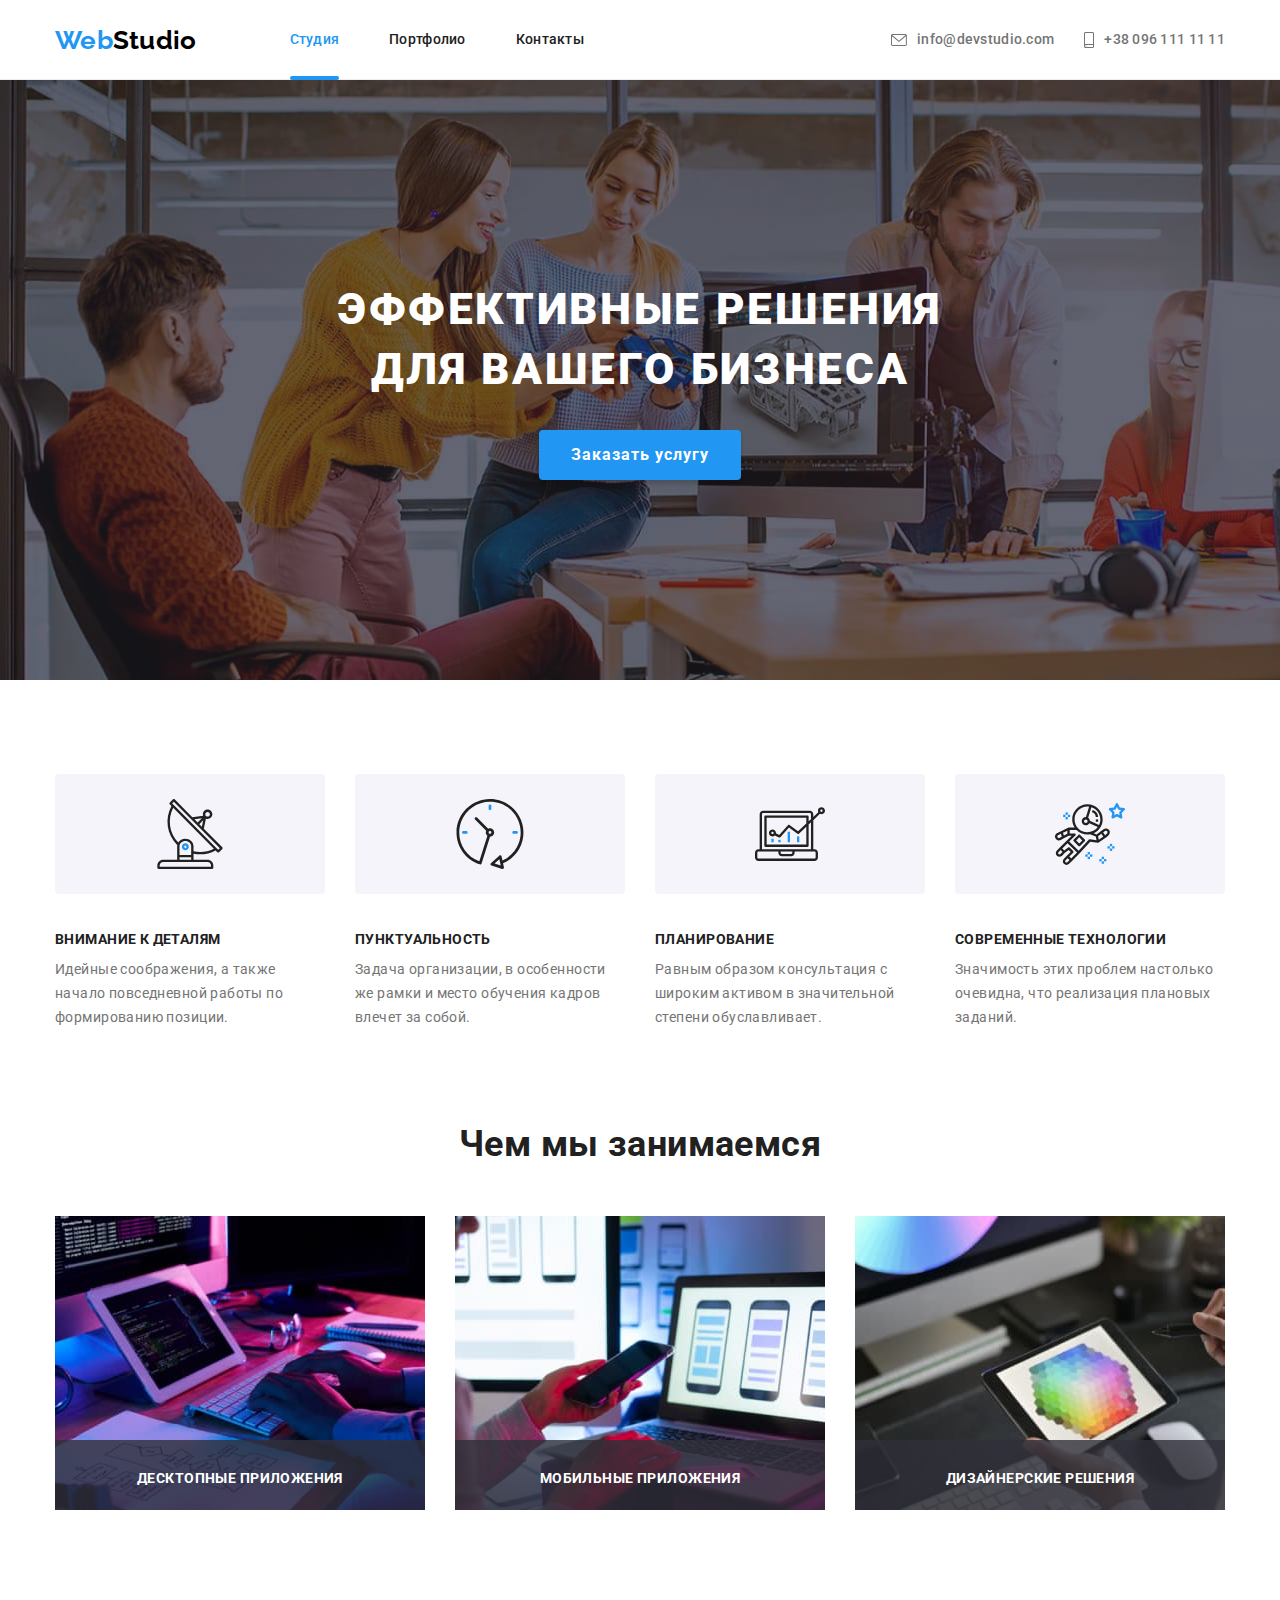
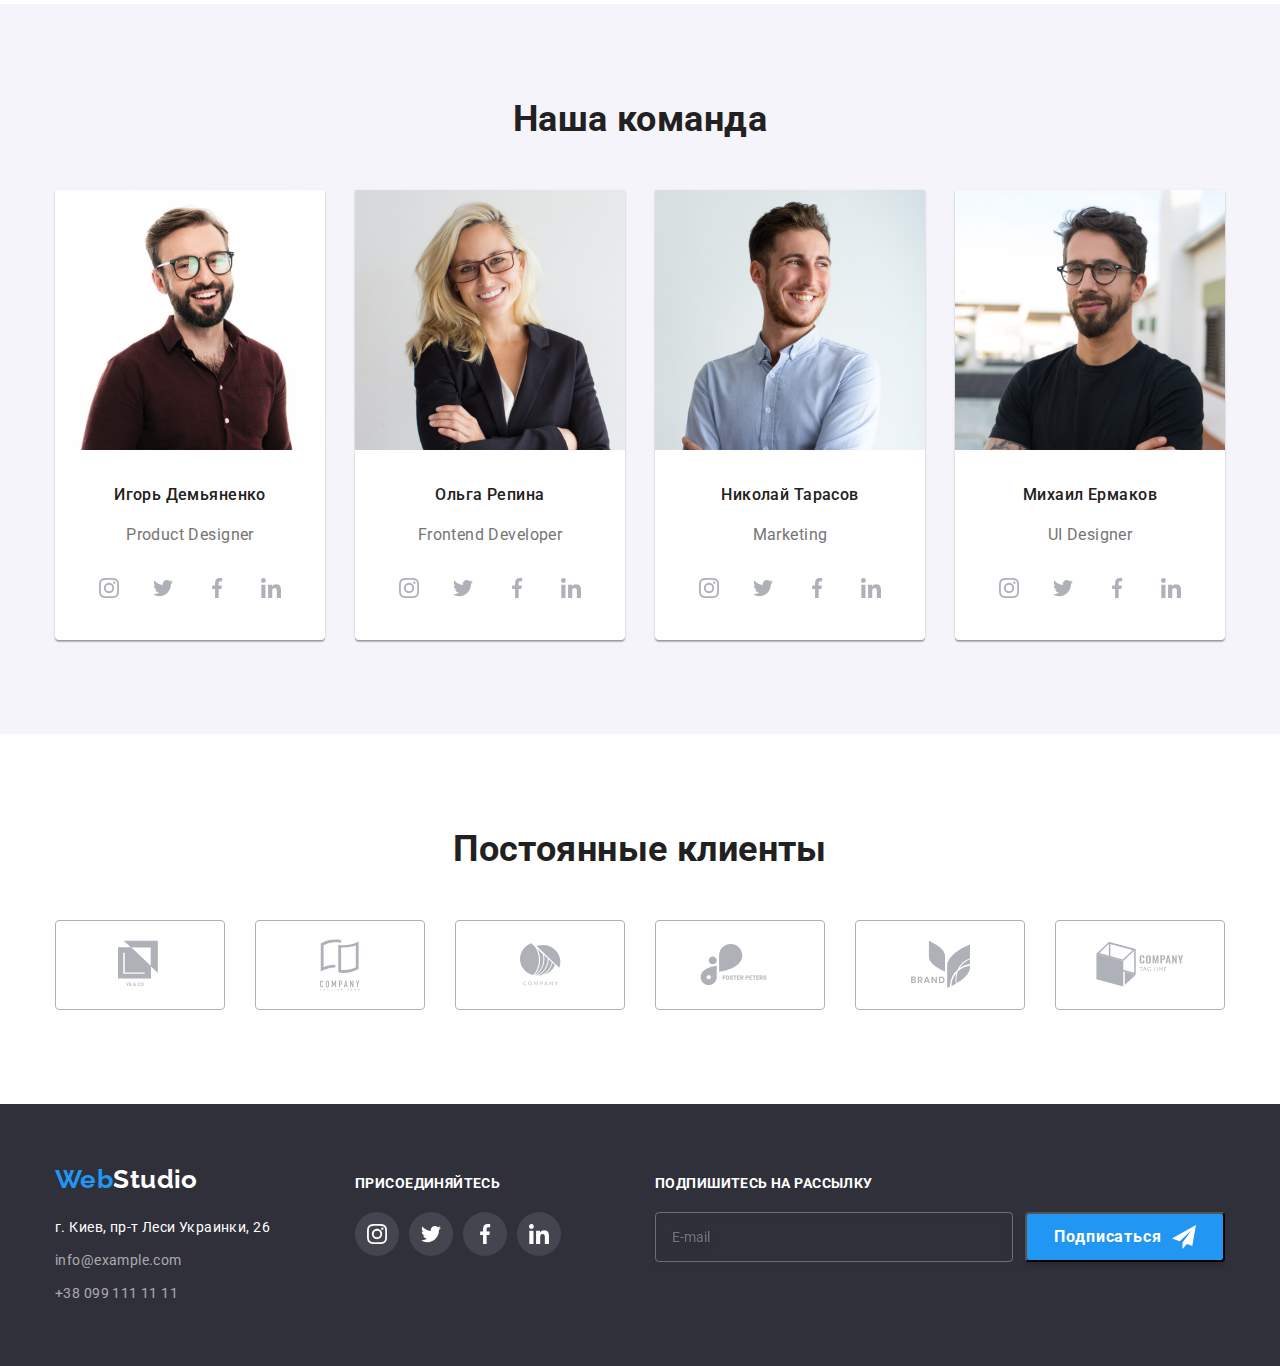
<file: index.html>
<!DOCTYPE html>
<html lang="ru">
<head>
    <meta charset="UTF-8">
    <meta http-equiv="X-UA-Compatible" content="IE=edge">
    <meta name="viewport" content="width=device-width, initial-scale=1.0">
    <title>WebStudio</title>    
    <link rel="preconnect" href="https://fonts.gstatic.com">
    <link href="https://fonts.googleapis.com/css2?family=Raleway:wght@700&family=Roboto:wght@400;500;700;900&display=swap"
        rel="stylesheet">
    <link rel="stylesheet" href="https://cdnjs.cloudflare.com/ajax/libs/modern-normalize/1.0.0/modern-normalize.min.css" />
    <link rel="stylesheet" href="./css/styles.min.css">    
</head>
<body class="body">

    <!-- header page -->
    <header class="header">
        <div class="container header__container">
            <nav class="navigation">
                <a class="logo header__logo" href="./index.html"><span class="logo-web">Web</span>Studio</a>
                <ul class="list menu">
                    <li class="menu__item"><a class="link menu__link nav__website curent" href="./index.html">Студия</a></li>
                    <li class="menu__item"><a class="link menu__link nav__website" href="./portfolio.html">Портфолио</a></li>
                    <li class="menu__item"><a class="link menu__link nav__website" href="Контакты">Контакты</a></li>
                </ul>
            </nav>
            <ul class="list menu">
                <li class="menu__item contacts">
                    <a class="link menu__link" href="mailto:info@devstudio.com">
                        <svg class="icon__mail">
                            <use href="./images/icons-svg/header/sprite.svg#icon-envelope"></use>
                        </svg>
                        info@devstudio.com</a>
                </li>
                <li class="menu__item contacts">
                    <a class="link menu__link" href="tell:+380961111111">
                        <svg class="icon__phone">
                            <use href="./images/icons-svg/header/sprite.svg#icon-smartphone"></use>
                        </svg>
                        +38 096 111 11 11</a>
                </li>
            </ul>
        </div>                                
    </header>

    <!-- body page -->
    <main>

        <!-- section hero -->
        <section class="hero">
            <div class="container">
                <h1 class="heading">Эффективные решения для вашего бизнеса</h1>
                <button class="button" type="button" data-modal-open>Заказать услугу</button>
            </div>              
        </section>

        <!-- section features -->
        <section class="features">
            <div class="container">
                <h2 class="title__list visually__hidden">Особености</h2>                    
                <ul class="list description">
                    <li class="description__item">                        
                        <h3 class="title__heading">Внимание к деталям</h3>
                        <p>Идейные соображения, а также начало повседневной работы по формированию позиции.</p>
                    </li>
                    <li class="description__item">
                        <h3 class="title__heading">Пунктуальность</h3>
                        <p>Задача организации, в особенности же рамки и место обучения кадров влечет за собой.</p>
                    </li>
                    <li class="description__item">
                        <h3 class="title__heading">Планирование</h3>
                        <p>Равным образом консультация с широким активом в значительной степени обуславливает.</p>
                    </li>
                    <li class="description__item">
                        <h3 class="title__heading">Современные технологии</h3>
                        <p>Значимость этих проблем настолько очевидна, что реализация плановых заданий.</p>
                    </li>
                </ul>                               
            </div>            
        </section>

        <!-- section work -->
        <section class="work">
            <div class="container">
                <h2 class="title__list">Чем мы занимаемся</h2>
                <ul class="list images">
                    <li class="images__item">
                        <img src="./images/work/box1.jpg" width="370" alt="компьютарные технологии">
                        <p class="work__label">Десктопные приложения</p>
                    </li>
                    <li class="images__item">
                        <img src="./images/work/box2.jpg" width="370" alt="мобилные приложения">
                        <p class="work__label">Мобильные приложения</p>
                    </li>
                    <li class="images__item">
                        <img src="./images/work/box3.jpg" width="370" alt="планшетная графика">
                        <p class="work__label">Дизайнерские решения</p>
                    </li>
                </ul>
            </div>         
        </section>

        <!-- section team -->
        <section class="team">
            <div class="container">
                <h2 class="title__list">Наша команда</h2>
                <ul class="list team__list">
                    <li class="list__card">
                        <img src="./images/team/Игорь_Демьяненко.jpg" width="270" alt="фото">
                        <div class="developer__names">
                            <h3 class="card__heading">Игорь Демьяненко</h3>
                            <p class="profession" lang="en">Product Designer</p>
                            <ul class="list social__icons">
                                <li class="social__icons__item">
                                    <a class="social__icons__link" href="" target="_blank" rel="noopener noreferrer">
                                        <svg class="icon social__icons__icon">
                                            <use href="./images/icons-svg/social-network/sprite.svg#icon-instagram"></use>
                                        </svg>
                                    </a>
                                </li>
                                <li class="social__icons__item">
                                    <a class="social__icons__link" href="" target="_blank" rel="noopener noreferrer">
                                        <svg class="icon social__icons__icon">
                                            <use href="./images/icons-svg/social-network/sprite.svg#icon-twitter"></use>
                                        </svg>
                                    </a>
                                </li>
                                <li class="social__icons__item">
                                    <a class="social__icons__link" href="" target="_blank" rel="noopener noreferrer">
                                        <svg class="icon social__icons__icon">
                                            <use href="./images/icons-svg/social-network/sprite.svg#icon-facebook"></use>
                                        </svg>
                                    </a>
                                </li>
                                <li class="social__icons__item">
                                    <a class="social__icons__link" href="" target="_blank" rel="noopener noreferrer">
                                        <svg class="icon social__icons__icon">
                                            <use href="./images/icons-svg/social-network/sprite.svg#icon-linkedin"></use>
                                        </svg>
                                    </a>
                                </li>
                            </ul>
                        </div>                        
                    </li>
                    <li class="list__card">
                        <img src="./images/team/Ольга_Репина.jpg" width="270" alt="фото">
                        <div class="developer__names">
                            <h3 class="card__heading">Ольга Репина</h3>
                            <p class="profession" lang="en">Frontend Developer</p>
                            <ul class="list social__icons">
                                <li class="social__icons__item">
                                    <a href="" class="social__icons__link" target="_blank" rel="noopener noreferrer">
                                        <svg class="icon social__icons__icon">
                                            <use href="./images/icons-svg/social-network/sprite.svg#icon-instagram"></use>
                                        </svg>
                                    </a>
                                </li>
                                <li class="social__icons__item">
                                    <a href="" class="social__icons__link" target="_blank" rel="noopener noreferrer">
                                        <svg class="icon social__icons__icon">
                                            <use href="./images/icons-svg/social-network/sprite.svg#icon-twitter"></use>
                                        </svg>
                                    </a>
                                </li>
                                <li class="social__icons__item">
                                    <a href="" class="social__icons__link" target="_blank" rel="noopener noreferrer">
                                        <svg class="icon social__icons__icon">
                                            <use href="./images/icons-svg/social-network/sprite.svg#icon-facebook"></use>
                                        </svg>
                                    </a>
                                </li>
                                <li class="social__icons__item">
                                    <a href="" class="social__icons__link" target="_blank" rel="noopener noreferrer">
                                        <svg class="icon social__icons__icon">
                                            <use href="./images/icons-svg/social-network/sprite.svg#icon-linkedin"></use>
                                        </svg>
                                    </a>
                                </li>
                            </ul>
                        </div>
                    </li>
                    <li class="list__card">
                        <img src="./images/team/Николай_Тарасов.jpg" width="270" alt="фото">
                        <div class="developer__names">
                            <h3 class="card__heading">Николай Тарасов</h3>
                            <p class="profession" lang="en">Marketing</p>
                            <ul class="list social__icons">
                                <li class="social__icons__item">
                                    <a href="" class="social__icons__link" target="_blank" rel="noopener noreferrer">
                                        <svg class="icon social__icons__icon">
                                            <use href="./images/icons-svg/social-network/sprite.svg#icon-instagram"></use>
                                        </svg>
                                    </a>
                                </li>
                                <li class="social__icons__item">
                                    <a href="" class="social__icons__link" target="_blank" rel="noopener noreferrer">
                                        <svg class="icon social__icons__icon">
                                            <use href="./images/icons-svg/social-network/sprite.svg#icon-twitter"></use>
                                        </svg>
                                    </a>
                                </li>
                                <li class="social__icons__item">
                                    <a href="" class="social__icons__link" target="_blank" rel="noopener noreferrer">
                                        <svg class="icon social__icons__icon">
                                            <use href="./images/icons-svg/social-network/sprite.svg#icon-facebook"></use>
                                        </svg>
                                    </a>
                                </li>
                                <li class="social__icons__item">
                                    <a href="" class="social__icons__link" target="_blank" rel="noopener noreferrer">
                                        <svg class="icon social__icons__icon">
                                            <use href="./images/icons-svg/social-network/sprite.svg#icon-linkedin"></use>
                                        </svg>
                                    </a>
                                </li>
                            </ul>
                        </div>                        
                    </li>
                    <li class="list__card">
                        <img src="./images/team/Михаил_Ермаков.jpg" width="270" alt="фото">
                        <div class="developer__names">
                            <h3 class="card__heading">Михаил Ермаков</h3>
                            <p class="profession" lang="en">UI Designer</p>
                            <ul class="list social__icons">
                                <li class="social__icons__item">
                                    <a href="" class="social__icons__link" target="_blank" rel="noopener noreferrer">
                                        <svg class="icon social__icons__icon">
                                            <use href="./images/icons-svg/social-network/sprite.svg#icon-instagram"></use>
                                        </svg>
                                    </a>
                                </li>
                                <li class="social__icons__item">
                                    <a href="" class="social__icons__link" target="_blank" rel="noopener noreferrer">
                                        <svg class="icon social__icons__icon">
                                            <use href="./images/icons-svg/social-network/sprite.svg#icon-twitter"></use>
                                        </svg>
                                    </a>
                                </li>
                                <li class="social__icons__item">
                                    <a href="" class="social__icons__link" target="_blank" rel="noopener noreferrer">
                                        <svg class="icon social__icons__icon">
                                            <use href="./images/icons-svg/social-network/sprite.svg#icon-facebook"></use>
                                        </svg>
                                    </a>
                                </li>
                                <li class="social__icons__item">
                                    <a href="" class="social__icons__link" target="_blank" rel="noopener noreferrer">
                                        <svg class="icon social__icons__icon">
                                            <use href="./images/icons-svg/social-network/sprite.svg#icon-linkedin"></use>
                                        </svg>
                                    </a>
                                </li>
                            </ul>
                        </div>                        
                    </li>
                </ul>
            </div>            
        </section>

        <!-- secnion clients -->
        <section class="clients">
            <div class="container">
                <h2 class="title__list">Постоянные клиенты</h2>
                <ul class="list logo__clients">
                    <li class="logotips">
                        <a class="link partners__link" href="" target="_blank" rel="noopener noreferrer">                            
                            <svg class="icon logo__clients__icon" width="44" height="50">
                                <use href="./images/icons-svg/clients/sprite.svg#icon-ya--co"></use>
                            </svg>
                        </a>
                    </li>
                    <li class="logotips">
                        <a class="link partners__link" href="" target="_blank" rel="noopener noreferrer">
                            <svg class="icon logo__clients__icon" width="40" height="52">
                                <use href="./images/icons-svg/clients/sprite.svg#icon-tagline"></use>
                            </svg>
                        </a>
                    </li>
                    <li class="logotips">
                        <a class="link partners__link" href="" target="_blank" rel="noopener noreferrer">
                            <svg class="icon logo__clients__icon" width="41" height="43">
                                <use href="./images/icons-svg/clients/sprite.svg#icon-company"></use>
                            </svg>
                        </a>
                    </li>
                    <li class="logotips">
                        <a class="link partners__link" href="" target="_blank" rel="noopener noreferrer">
                            <svg class="icon logo__clients__icon" width="80" height="42">
                                <use href="./images/icons-svg/clients/sprite.svg#icon-foster-peters"></use>
                            </svg>
                        </a>
                    </li>
                    <li class="logotips">
                        <a class="link partners__link" href="" target="_blank" rel="noopener noreferrer">
                            <svg class="icon logo__clients__icon"  width="59" height="47">
                                <use href="./images/icons-svg/clients/sprite.svg#icon-brand"></use>
                            </svg>
                        </a>
                    </li>
                    <li class="logotips">
                        <a class="link partners__link" href="" target="_blank" rel="noopener noreferrer">
                            <svg class="icon logo__clients__icon"  width="88" height="45">
                                <use href="./images/icons-svg/clients/sprite.svg#icon-tag-line"></use>
                            </svg>
                        </a>
                    </li>
                </ul>
            </div>
        </section>
    </main>

    <!-- footer page -->
    <footer class="footer">
        <div class="container footer__container">
            <section class="footer__section">
                <a class="logo footer__logo" href="./index.html"><span class="logo-web">Web</span>Studio</a>
                <address class="adres">
                    <a class="link adres__link" href="https://goo.gl/maps/QiGwBbTiT5LWNv1y5" target="_blank" rel="noopener noreferrer">г.
                        Киев, пр-т Леси Украинки, 26</a>
                
                    <ul class="list footer__list">
                        <li class="footer__link"><a class="link footer__nav" href="mailto:info@example.com">info@example.com</a></li>
                        <li class="footer__link"><a class="link footer__nav" href="tell:+380991111111">+38 099 111 11 11</a></li>
                    </ul>
                </address>
            </section>            
            <section class="footer__section">
                <h3 class="title__heading footer__title__heading">присоединяйтесь</h3>
                <ul class="list social__icons">
                    <li class="social__icons__item">
                        <a href="" class="social__icons__link" target="_blank" rel="noopener noreferrer">
                            <svg class="social__icons__icon footer__icon">
                                <use href="./images/icons-svg/social-network/sprite.svg#icon-instagram"></use>
                            </svg>
                        </a>
                    </li>
                    <li class="social__icons__item">
                        <a href="" class="social__icons__link" target="_blank" rel="noopener noreferrer">
                            <svg class="social__icons__icon footer__icon">
                                <use href="./images/icons-svg/social-network/sprite.svg#icon-twitter"></use>
                            </svg>
                        </a>
                    </li>
                    <li class="social__icons__item">
                        <a href="" class="social__icons__link" target="_blank" rel="noopener noreferrer">
                            <svg class="social__icons__icon footer__icon">
                                <use href="./images/icons-svg/social-network/sprite.svg#icon-facebook"></use>
                            </svg>
                        </a>
                    </li>
                    <li class="social__icons__item">
                        <a href="" class="social__icons__link" target="_blank" rel="noopener noreferrer">
                            <svg class="social__icons__icon footer__icon">
                                <use href="./images/icons-svg/social-network/sprite.svg#icon-linkedin"></use>
                            </svg>
                        </a>
                    </li>
                </ul>
            </section>
            <section class="footer__section">
                <h3 class="title__heading footer__title__heading">Подпишитесь на рассылку</h3>
                <form class="form__footer">
                    <input type="email" class="input__footer" name="e-mail" placeholder="E-mail">
                    <button class="button__footer" type="submit">
                        Подписаться
                        <svg class="send__icon">
                            <use href="./images/icons-svg/icon-send/sprite.svg#icon-icon-send"></use>
                        </svg>
                    </button>
                </form>
            </section>
        </div>        
    </footer>

    <div class="backdrop is-hidden" data-modal>
        <div class="modal">            
            <button class="modal__button" data-modal-close>
                <svg class="modal__button__icon">
                    <use href="./images/icons-svg/modal/sprite.svg#icon-close-black"></use>
                </svg>
            </button>
            <p class="modal__title">Оставьте свои данные, мы вам перезвоним</p>
            <form class="registration">
                
                <div class="registration__form">
                    <label class="title__label" for="user-name">Имя</label>
                    <input class="input__line" type="text" name="name" id="user-name">
                    <svg class="registration__form__icon">
                        <use href="./images/icons-svg/modal/sprite.svg#icon-person-black"></use>
                    </svg>
                </div>
               
                <div class="registration__form">
                    <label class="title__label" for="user-phone">Телефон</label>
                    <input class="input__line" type="tel" name="phone" id="user-phone">
                    <svg class="registration__form__icon">
                        <use href="./images/icons-svg/modal/sprite.svg#icon__phone-black"></use>
                    </svg>
                </div>
                

                <div class="registration__form">
                    <label class="title__label" for="user-mail">Почта</label>
                    <input class="input__line" type="email" name="e-mail" id="user-mail">
                    <svg class="registration__form__icon">
                        <use href="./images/icons-svg/modal/sprite.svg#icon-email-black"></use>
                    </svg>
                </div>
                

                <label class="title__label" for="feedback">Комментарий</label>
                <textarea class="textarea__window"
                name="feedback" id="feedback" 
                cols="31" rows="8" 
                placeholder="Введите текст"></textarea>
                
                <div class="registration__form">
                    <label class="lable__mailing">
                        <input class="checkbox" type="checkbox" name="mailing" value="css">                        
                        <span class="icon__check"></span>
                        <span>
                            Соглашаюсь с рассылкой и принимаю
                            <a class="agreement__conditions" href="">Условия договора</a>
                        </span>                                             
                    </label>                    
                </div>
                

                <button class="button registration__button" type="submit">Отправить</button>
            </form>
        </div>
    </div>

    <script src="./js/modal.js"></script>
</body>
</html>
</file>
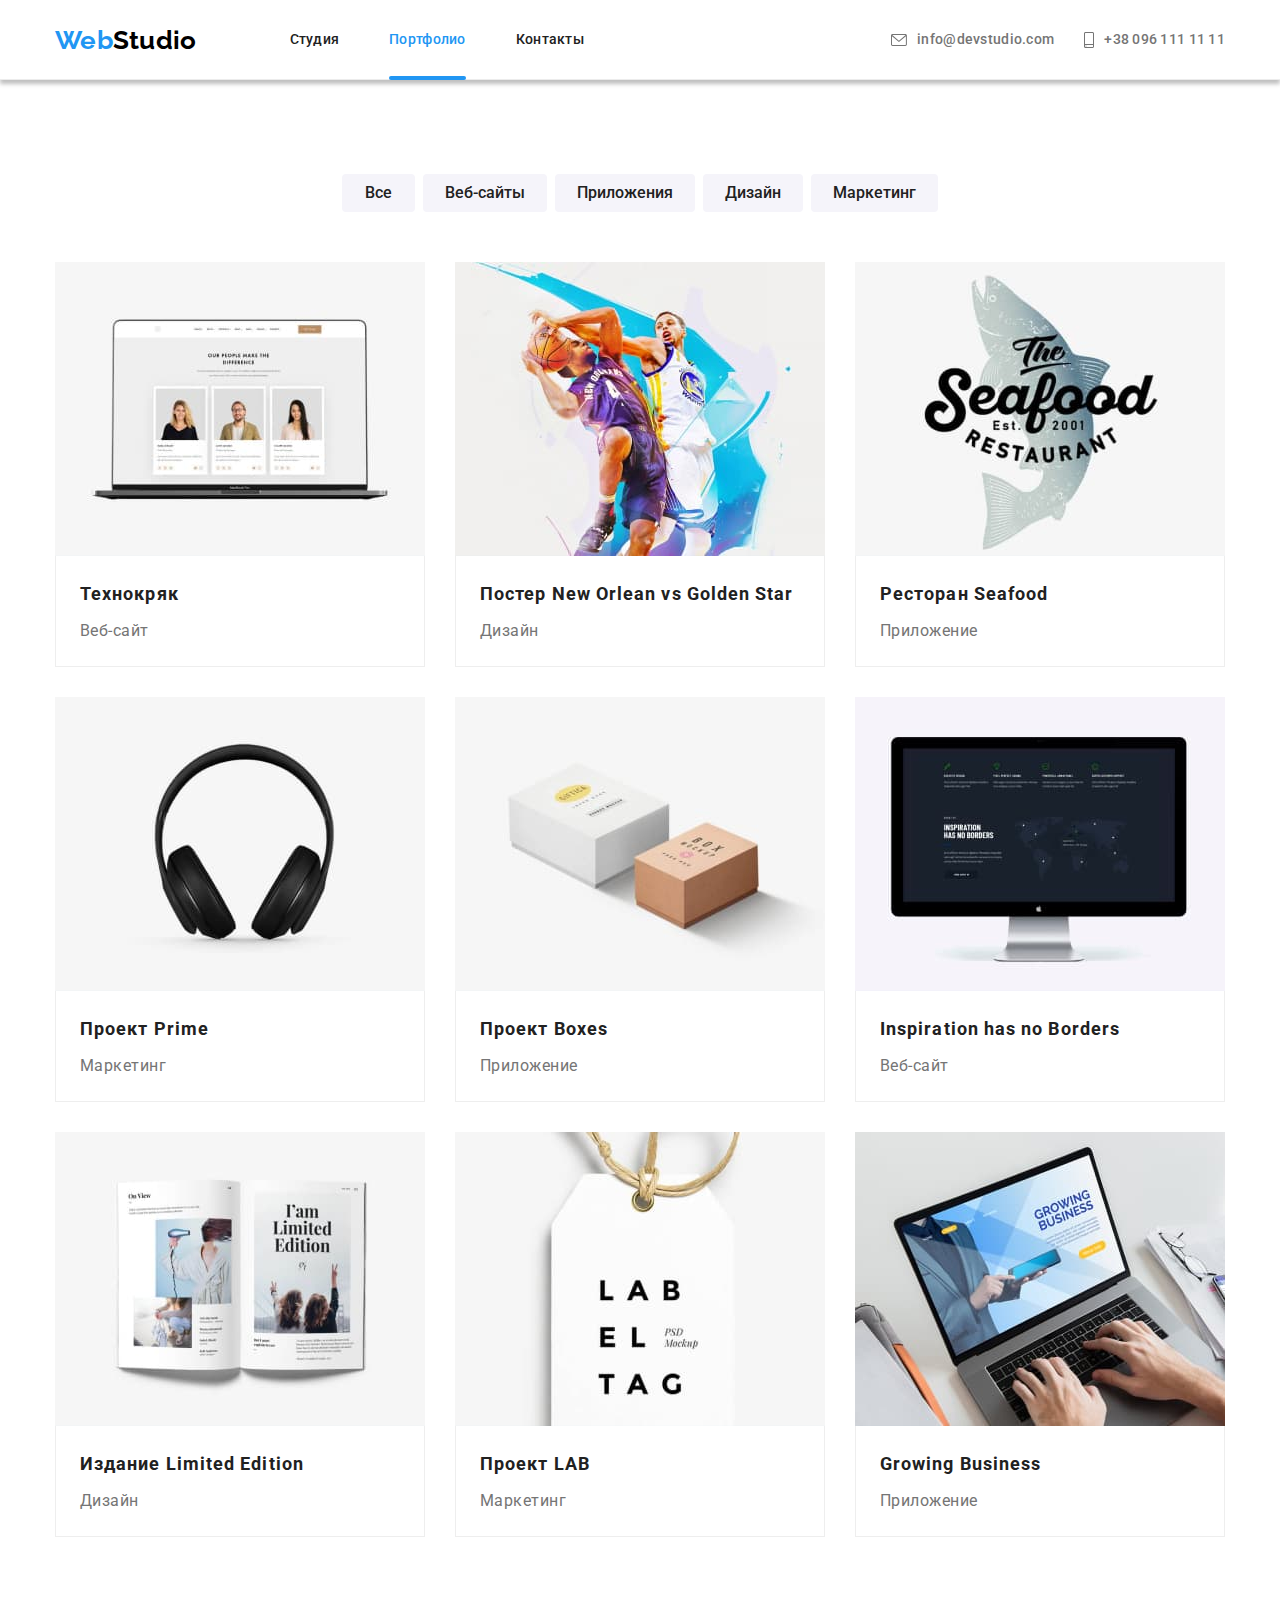
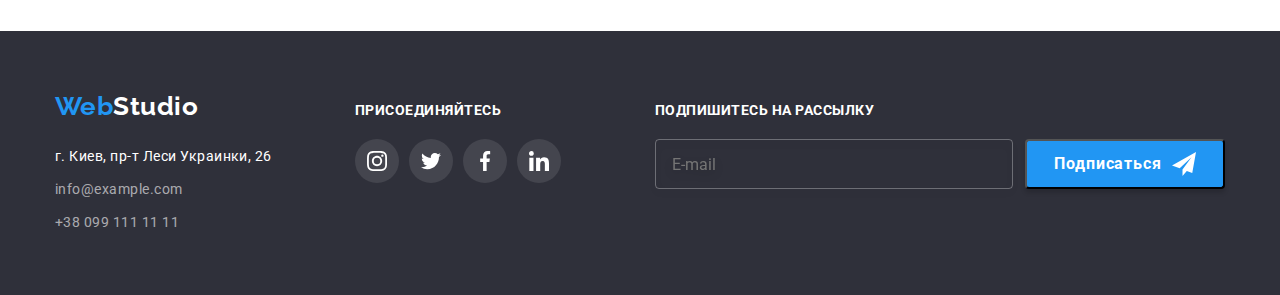
<file: portfolio.html>
<!DOCTYPE html>
<html lang="ru">

<head>
    <meta charset="UTF-8">
    <meta http-equiv="X-UA-Compatible" content="IE=edge">
    <meta name="viewport" content="width=device-width, initial-scale=1.0">
    <title>WebStudio-Portfolio</title>    
    <link rel="preconnect" href="https://fonts.gstatic.com">
    <link href="https://fonts.googleapis.com/css2?family=Raleway:wght@700&family=Roboto:wght@400;500;700;900&display=swap"
        rel="stylesheet">
    <link rel="stylesheet" href="https://cdnjs.cloudflare.com/ajax/libs/modern-normalize/1.0.0/modern-normalize.min.css" />
    <link rel="stylesheet" href="./css/styles.min.css">
</head>
<body class="body-portfolio">

    <!-- header page -->
    <header class="header portfolio__header">
        <div class="container header__container">
            <nav class="navigation">
                <a class="logo header__logo" href="./index.html"><span class="logo-web">Web</span>Studio</a>
                <ul class="list menu">
                    <li class="menu__item"><a class="link menu__link nav__website" href="./index.html">Студия</a></li>
                    <li class="menu__item"><a class="link menu__link nav__website curent" href="./portfolio.html">Портфолио</a></li>
                    <li class="menu__item"><a class="link menu__link nav__website" href="Контакты">Контакты</a></li>
                </ul>
            </nav>
            <ul class="list menu">
                <li class="menu__item contacts">
                    <a class="link menu__link" href="mailto:info@devstudio.com">
                        <svg class="icon__mail">
                            <use href="./images/icons-svg/header/sprite.svg#icon-envelope"></use>
                        </svg>
                        info@devstudio.com</a>
                </li>
                <li class="menu__item contacts">
                    <a class="link menu__link" href="tell:+380961111111">
                        <svg class="icon__phone">
                            <use href="./images/icons-svg/header/sprite.svg#icon-smartphone"></use>
                        </svg>
                        +38 096 111 11 11</a>
                </li>
            </ul>
        </div>
    </header>

    <!-- body page -->
    <main>
        <h1 class="title__list visually__hidden">Наши работы</h1>
        
        <section class="section__portfolio">
            <div class="container">
                <h2 class="title__list visually__hidden">Навигация</h2>
                <ul class="list button__nav">
                    <li class="button__item"><button class="list__button curent-button" type="button">Все</button></li>
                    <li class="button__item"><button class="list__button" type="button">Веб-сайты</button></li>
                    <li class="button__item"><button class="list__button" type="button">Приложения</button></li>
                    <li class="button__item"><button class="list__button" type="button">Дизайн</button></li>
                    <li class="button__item"><button class="list__button" type="button">Маркетинг</button></li>
                </ul>
                <ul class="list box__navigation">
                    <li class="box">
                        <a class="link" href="">
                            <div class="overlay">
                                <img src="./images/portfolio/tehnokrayk.jpg" width="370" height="294" alt="Технокряк">
                                <p class="img__content">
                                    Технокряк это современная площадка распространения коронавируса.
                                    Компании используют эту платформу для цифрового
                                    шпионажа и атак на защищённые сервера конкурентов.
                                </p>
                            </div>                                                       
                            <div class="title__card">
                                <h3 class="title__work">Технокряк</h3>
                                <p>Веб-сайт</p>
                            </div>                            
                        </a>
                    </li>
                    <li class="box">
                        <a class="link" href="">
                            <div class="overlay">
                                <img src="./images/portfolio/poster.jpg" width="370" height="294" alt="Постер New Orlean vs Golden Star">
                                <p class="img__content">
                                    Технокряк это современная площадка распространения коронавируса.
                                    Компании используют эту платформу для цифрового
                                    шпионажа и атак на защищённые сервера конкурентов.
                                </p>
                            </div>
                            <div class="title__card">
                                <h3 class="title__work">Постер New Orlean vs Golden Star</h3>
                                <p>Дизайн</p>
                            </div>                            
                        </a>
                    </li>
                    <li class="box">
                        <a class="link" href="">
                            <div class="overlay">
                                <img src="./images/portfolio/seafood.jpg" width="370" height="294" alt="Ресторан Seafood">
                                <p class="img__content">
                                    Технокряк это современная площадка распространения коронавируса.
                                    Компании используют эту платформу для цифрового
                                    шпионажа и атак на защищённые сервера конкурентов.
                                </p>
                            </div>
                            <div class="title__card">
                                <h3 class="title__work">Ресторан Seafood</h3>
                                <p>Приложение</p>
                            </div>                            
                        </a>
                    </li>
                    <li class="box">
                        <a class="link" href="">
                            <div class="overlay">
                                <img src="./images/portfolio/prime.jpg" width="370" height="294" alt="Проект Prime">
                                <p class="img__content">
                                    Технокряк это современная площадка распространения коронавируса.
                                    Компании используют эту платформу для цифрового
                                    шпионажа и атак на защищённые сервера конкурентов.
                                </p>
                            </div>                            
                            <div class="title__card">
                                <h3 class="title__work">Проект Prime</h3>
                                <p>Маркетинг</p>
                            </div>                            
                        </a>
                    </li>
                    <li class="box">
                        <a class="link" href="">
                            <div class="overlay">
                                <img src="./images/portfolio/boxes.jpg" width="370" height="294" alt="Проект Boxes">
                                <p class="img__content">
                                    Технокряк это современная площадка распространения коронавируса.
                                    Компании используют эту платформу для цифрового
                                    шпионажа и атак на защищённые сервера конкурентов.
                                </p>
                            </div>
                            <div class="title__card">
                                <h3 class="title__work">Проект Boxes</h3>
                                <p>Приложение</p>
                            </div>                            
                        </a>
                    </li>
                    <li class="box">
                        <a class="link" href="">
                            <div class="overlay">
                                <img src="./images/portfolio/inspiration.jpg" width="370" height="294" alt="Inspiration has no Borders">
                                <p class="img__content">
                                    Технокряк это современная площадка распространения коронавируса.
                                    Компании используют эту платформу для цифрового
                                    шпионажа и атак на защищённые сервера конкурентов.
                                </p>
                            </div>
                            <div class="title__card">
                                <h3 class="title__work">Inspiration has no Borders</h3>
                                <p>Веб-сайт</p>
                            </div>                            
                        </a>
                    </li>
                    <li class="box">
                        <a class="link" href="">
                            <div class="overlay">
                                <img src="./images/portfolio/limited-edition.jpg" width="370" height="294" alt="Издание Limited Edition">
                                <p class="img__content">
                                    Технокряк это современная площадка распространения коронавируса.
                                    Компании используют эту платформу для цифрового
                                    шпионажа и атак на защищённые сервера конкурентов.
                                </p>
                            </div>
                            <div class="title__card">
                                <h3 class="title__work">Издание Limited Edition</h3>
                                <p>Дизайн</p>
                            </div>                            
                        </a>
                    </li>
                    <li class="box">
                        <a class="link" href="">
                            <div class="overlay">
                                <img src="./images/portfolio/lab.jpg" width="370" height="294" alt="Проект LAB">
                                <p class="img__content">
                                    Технокряк это современная площадка распространения коронавируса.
                                    Компании используют эту платформу для цифрового
                                    шпионажа и атак на защищённые сервера конкурентов.
                                </p>
                            </div>
                            <div class="title__card">
                                <h3 class="title__work">Проект LAB</h3>
                                <p>Маркетинг</p>
                            </div>                            
                        </a>
                    </li>
                    <li class="box">
                        <a class="link" href="">
                            <div class="overlay">
                                <img src="./images/portfolio/growing-business.jpg" width="370" height="294" alt="Growing Business">
                                <p class="img__content">
                                    Технокряк это современная площадка распространения коронавируса.
                                    Компании используют эту платформу для цифрового
                                    шпионажа и атак на защищённые сервера конкурентов.
                                </p>
                            </div>
                            <div class="title__card">
                                <h3 class="title__work">Growing Business</h3>
                                <p>Приложение</p>
                            </div>                            
                        </a>
                    </li>
                </ul>
            </div>            
        </section>
    </main>

    <!-- footer page -->
    <footer class="footer">
        <div class="container footer__container">
            <section class="footer__section">
                <a class="logo footer__logo" href="./index.html"><span class="logo-web">Web</span>Studio</a>
                <address class="adres">
                    <a class="link adres__link" href="https://goo.gl/maps/QiGwBbTiT5LWNv1y5" target="_blank"
                        rel="noopener noreferrer">г.
                        Киев, пр-т Леси Украинки, 26</a>
    
                    <ul class="list footer__list">
                        <li class="footer__link"><a class="link footer__nav"
                                href="mailto:info@example.com">info@example.com</a></li>
                        <li class="footer__link"><a class="link footer__nav" href="tell:+380991111111">+38 099 111 11 11</a>
                        </li>
                    </ul>
                </address>
            </section>
            <section class="footer__section">
                <h3 class="title__heading footer__title__heading">присоединяйтесь</h3>
                <ul class="list social__icons">
                    <li class="social__icons__item">
                        <a href="" class="social__icons__link" target="_blank" rel="noopener noreferrer">
                            <svg class="social__icons__icon footer__icon">
                                <use href="./images/icons-svg/social-network/sprite.svg#icon-instagram"></use>
                            </svg>
                        </a>
                    </li>
                    <li class="social__icons__item">
                        <a href="" class="social__icons__link" target="_blank" rel="noopener noreferrer">
                            <svg class="social__icons__icon footer__icon">
                                <use href="./images/icons-svg/social-network/sprite.svg#icon-twitter"></use>
                            </svg>
                        </a>
                    </li>
                    <li class="social__icons__item">
                        <a href="" class="social__icons__link" target="_blank" rel="noopener noreferrer">
                            <svg class="social__icons__icon footer__icon">
                                <use href="./images/icons-svg/social-network/sprite.svg#icon-facebook"></use>
                            </svg>
                        </a>
                    </li>
                    <li class="social__icons__item">
                        <a href="" class="social__icons__link" target="_blank" rel="noopener noreferrer">
                            <svg class="social__icons__icon footer__icon">
                                <use href="./images/icons-svg/social-network/sprite.svg#icon-linkedin"></use>
                            </svg>
                        </a>
                    </li>
                </ul>
            </section>
            <section class="footer__section">
                <h3 class="title__heading footer__title__heading">Подпишитесь на рассылку</h3>
                <form class="form__footer">
                    <input type="email" class="input__footer" name="e-mail" placeholder="E-mail">
                    <button class="button__footer" type="submit">
                        Подписаться
                        <svg class="send__icon">
                            <use href="./images/icons-svg/icon-send/sprite.svg#icon-icon-send"></use>
                        </svg>
                    </button>
                </form>
            </section>
        </div>
    </footer>
</body>
    
</html>
</file>
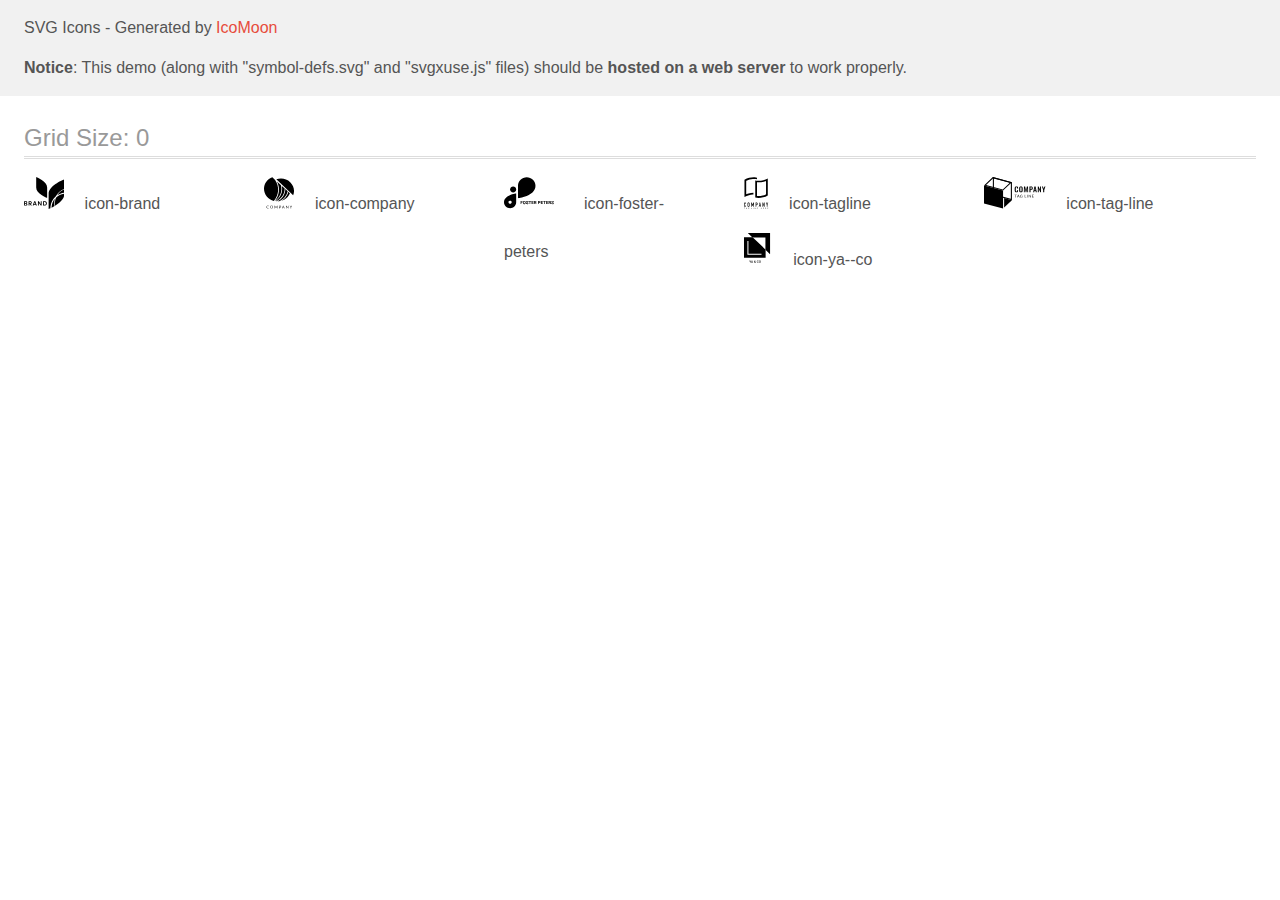
<file: images/icons-svg/clients/icomoon/demo-external-svg.html>
<!doctype html>
<html>
<head>
    <title>IcoMoon - SVG Icons</title>
    <meta charset="utf-8">
    <meta name="viewport" content="width=device-width, initial-scale=1">
    <link rel="stylesheet" href="demo-files/demo.css">
    <link rel="stylesheet" href="style.css">
</head>
<body>
<header class="bgc1 clearfix">
<div class="mhl">
    <p>SVG Icons - Generated by <a href="https://icomoon.io/app">IcoMoon</a></p><p><strong>Notice</strong>: This demo (along with "symbol-defs.svg" and "svgxuse.js" files) should be <b>hosted on a web server</b> to work properly.</p>
</div>
</header>
    <div class="clearfix mhl ptl">
        <h1 class="mvm mtn fgc1">Grid Size: 0</h1>
        <div class="glyph fs1">
            <div class="clearfix pbs">
                <svg class="icon icon-brand"><use xlink:href="symbol-defs.svg#icon-brand"></use></svg><span class="name"> icon-brand</span>
            </div>
        </div>
        <div class="glyph fs1">
            <div class="clearfix pbs">
                <svg class="icon icon-company"><use xlink:href="symbol-defs.svg#icon-company"></use></svg><span class="name"> icon-company</span>
            </div>
        </div>
        <div class="glyph fs1">
            <div class="clearfix pbs">
                <svg class="icon icon-foster-peters"><use xlink:href="symbol-defs.svg#icon-foster-peters"></use></svg><span class="name"> icon-foster-peters</span>
            </div>
        </div>
        <div class="glyph fs1">
            <div class="clearfix pbs">
                <svg class="icon icon-tagline"><use xlink:href="symbol-defs.svg#icon-tagline"></use></svg><span class="name"> icon-tagline</span>
            </div>
        </div>
        <div class="glyph fs1">
            <div class="clearfix pbs">
                <svg class="icon icon-tag-line"><use xlink:href="symbol-defs.svg#icon-tag-line"></use></svg><span class="name"> icon-tag-line</span>
            </div>
        </div>
        <div class="glyph fs1">
            <div class="clearfix pbs">
                <svg class="icon icon-ya--co"><use xlink:href="symbol-defs.svg#icon-ya--co"></use></svg><span class="name"> icon-ya--co</span>
            </div>
        </div>
  </div>
<script defer src="svgxuse.js"></script>
</body>
</html>
</file>
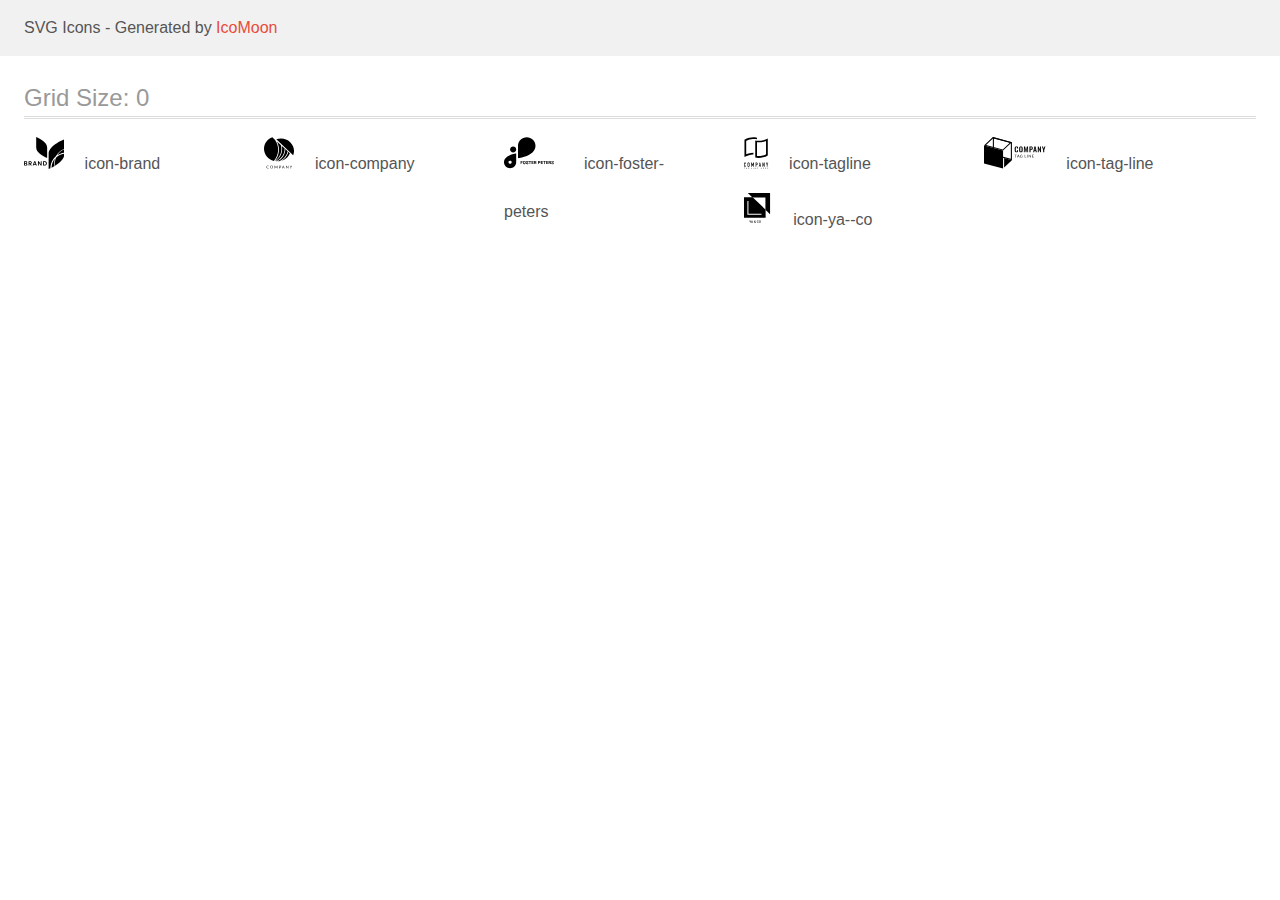
<file: images/icons-svg/clients/icomoon/demo.html>
<!doctype html>
<html>
<head>
    <title>IcoMoon - SVG Icons</title>
    <meta charset="utf-8">
    <meta name="viewport" content="width=device-width, initial-scale=1">
    <link rel="stylesheet" href="demo-files/demo.css">
    <link rel="stylesheet" href="style.css">
</head>
<body>
<svg aria-hidden="true" style="position: absolute; width: 0; height: 0; overflow: hidden;" version="1.1" xmlns="http://www.w3.org/2000/svg" xmlns:xlink="http://www.w3.org/1999/xlink">
<defs>
<symbol id="icon-brand" viewBox="0 0 40 32">
<path d="M3.055 26.742c0.156 0.194 0.24 0.438 0.236 0.688 0.008 0.163-0.021 0.326-0.084 0.476s-0.159 0.285-0.281 0.393c-0.304 0.231-0.681 0.343-1.061 0.317h-1.865v-4.361h1.827c0.361-0.024 0.718 0.078 1.012 0.29 0.118 0.099 0.211 0.224 0.273 0.366s0.089 0.296 0.081 0.45c0.011 0.241-0.065 0.477-0.212 0.667-0.142 0.173-0.338 0.293-0.556 0.341 0.247 0.045 0.471 0.177 0.63 0.373zM0.868 26.084h0.781c0.177 0.013 0.354-0.038 0.496-0.145 0.059-0.053 0.104-0.12 0.133-0.193s0.041-0.153 0.034-0.233c0.006-0.079-0.006-0.158-0.035-0.232s-0.073-0.14-0.13-0.194c-0.147-0.11-0.329-0.162-0.511-0.147h-0.768v1.144zM2.222 27.756c0.063-0.055 0.112-0.123 0.144-0.2s0.046-0.16 0.041-0.243c0.005-0.084-0.010-0.168-0.042-0.246s-0.083-0.147-0.146-0.202c-0.153-0.114-0.341-0.17-0.53-0.158h-0.819v1.199h0.83c0.187 0.011 0.372-0.043 0.524-0.151z"></path>
<path d="M6.79 28.617l-1.016-1.704h-0.382v1.704h-0.874v-4.361h1.655c0.417-0.029 0.83 0.104 1.152 0.371 0.231 0.237 0.371 0.549 0.393 0.879s-0.073 0.659-0.27 0.925c-0.204 0.235-0.483 0.391-0.789 0.443l1.082 1.743h-0.951zM5.392 26.318h0.715c0.497 0 0.745-0.22 0.745-0.66 0.005-0.090-0.008-0.18-0.040-0.264s-0.080-0.161-0.143-0.226c-0.157-0.131-0.359-0.195-0.562-0.177h-0.724l0.008 1.327z"></path>
<path d="M11.568 27.739h-1.742l-0.308 0.878h-0.917l1.6-4.312h0.991l1.593 4.312h-0.917l-0.301-0.878zM11.335 27.079l-0.637-1.841-0.637 1.841h1.273z"></path>
<path d="M17.55 28.617h-0.868l-1.946-2.965v2.965h-0.866v-4.361h0.866l1.946 2.983v-2.983h0.868v4.361z"></path>
<path d="M22.502 27.573c-0.179 0.329-0.453 0.597-0.785 0.769-0.378 0.192-0.797 0.286-1.22 0.275h-1.545v-4.361h1.545c0.422-0.011 0.841 0.081 1.22 0.268 0.332 0.168 0.606 0.433 0.785 0.761 0.179 0.355 0.272 0.747 0.272 1.144s-0.093 0.789-0.272 1.144zM21.509 27.469c0.248-0.29 0.384-0.659 0.384-1.041s-0.136-0.751-0.384-1.041c-0.299-0.262-0.69-0.396-1.086-0.371h-0.603v2.823h0.603c0.397 0.025 0.787-0.108 1.086-0.371z"></path>
<path d="M12.111 0c0 0 11.201 4.246 10.963 10.39v10.392c0 0-11.193-4.248-10.959-10.392l-0.004-10.39z"></path>
<path d="M33.054 18.349c2.115-1.462 4.562-2.367 7.117-2.633v-3.253c-2.943 1.139-5.44 3.204-7.117 5.886z"></path>
<path d="M31.783 19.329c1.731-3.5 4.733-6.202 8.388-7.548v-9.374c0 0-15.952 6.048-15.614 14.797v14.795c0 0 0.711-0.27 1.829-0.778 0-0.473 0-0.95 0.051-1.43 0.33-4.062 2.253-7.826 5.347-10.464z"></path>
<path d="M30.266 24.825c0.084-1.026 0.271-2.041 0.558-3.029-1.926 2.279-3.093 5.106-3.335 8.085-0.023 0.281-0.036 0.562-0.042 0.852 0.906-0.437 1.96-0.982 3.068-1.623-0.283-1.409-0.366-2.851-0.248-4.284z"></path>
<path d="M30.9 24.878c-0.106 1.296-0.040 2.601 0.197 3.879 4.358-2.618 9.255-6.664 9.067-11.553v-0.426c-3.114 0.35-6.027 1.716-8.292 3.89-0.53 1.347-0.858 2.766-0.972 4.21z"></path>
</symbol>
<symbol id="icon-company" viewBox="0 0 31 32">
<path d="M4.722 31.103c0.011 0 0.022 0.003 0.032 0.007s0.019 0.011 0.027 0.018l0.153 0.161c-0.119 0.13-0.266 0.234-0.431 0.305-0.193 0.077-0.401 0.115-0.611 0.109-0.197 0.004-0.392-0.031-0.574-0.102-0.164-0.065-0.312-0.164-0.433-0.288-0.123-0.129-0.218-0.28-0.279-0.445-0.067-0.184-0.1-0.377-0.098-0.571-0.003-0.195 0.033-0.39 0.105-0.573 0.067-0.166 0.168-0.317 0.297-0.445 0.131-0.126 0.287-0.224 0.459-0.29 0.189-0.070 0.389-0.104 0.591-0.102 0.188-0.004 0.375 0.027 0.549 0.093 0.152 0.063 0.291 0.15 0.412 0.257l-0.128 0.171c-0.009 0.012-0.020 0.023-0.033 0.031-0.015 0.010-0.033 0.014-0.052 0.013-0.020-0.001-0.039-0.008-0.056-0.018l-0.069-0.046-0.096-0.058c-0.041-0.022-0.084-0.041-0.128-0.057-0.057-0.019-0.115-0.035-0.174-0.046-0.075-0.013-0.151-0.019-0.228-0.018-0.146-0.002-0.29 0.024-0.425 0.077-0.126 0.048-0.239 0.122-0.333 0.215-0.095 0.099-0.169 0.216-0.216 0.343-0.054 0.145-0.080 0.298-0.078 0.452-0.002 0.156 0.024 0.312 0.078 0.46 0.047 0.126 0.119 0.242 0.212 0.341 0.088 0.093 0.196 0.165 0.318 0.212 0.125 0.049 0.259 0.074 0.394 0.073 0.078 0.001 0.156-0.004 0.234-0.015 0.126-0.015 0.247-0.056 0.354-0.122 0.054-0.034 0.104-0.072 0.151-0.113 0.020-0.018 0.046-0.028 0.073-0.029z"></path>
<path d="M9.144 30.296c0.002 0.194-0.033 0.386-0.103 0.567-0.062 0.165-0.161 0.315-0.288 0.44s-0.282 0.224-0.452 0.289c-0.375 0.136-0.789 0.136-1.164 0-0.169-0.066-0.323-0.165-0.45-0.29-0.128-0.128-0.227-0.279-0.291-0.445-0.138-0.367-0.138-0.769 0-1.136 0.065-0.166 0.164-0.317 0.291-0.447 0.128-0.121 0.281-0.216 0.45-0.279 0.374-0.139 0.79-0.139 1.164 0 0.17 0.066 0.324 0.165 0.452 0.29 0.126 0.127 0.224 0.276 0.289 0.44 0.071 0.183 0.106 0.376 0.103 0.571zM8.742 30.296c0.003-0.155-0.022-0.309-0.073-0.456-0.043-0.126-0.113-0.242-0.205-0.341-0.090-0.094-0.2-0.167-0.323-0.215-0.272-0.1-0.574-0.1-0.846 0-0.123 0.048-0.234 0.121-0.324 0.215-0.093 0.098-0.164 0.215-0.207 0.341-0.097 0.297-0.097 0.615 0 0.912 0.043 0.126 0.114 0.242 0.207 0.341 0.090 0.093 0.2 0.166 0.324 0.213 0.273 0.097 0.573 0.097 0.846 0 0.123-0.047 0.234-0.12 0.323-0.213 0.092-0.099 0.162-0.215 0.205-0.341 0.051-0.147 0.076-0.301 0.073-0.456z"></path>
<path d="M12.161 30.774l0.040 0.102c0.015-0.036 0.029-0.069 0.044-0.102 0.015-0.034 0.031-0.068 0.050-0.1l0.978-1.694c0.019-0.029 0.036-0.047 0.056-0.053 0.026-0.008 0.053-0.011 0.080-0.009h0.289v2.755h-0.343v-2.026c0-0.026 0-0.055 0-0.086-0.002-0.032-0.002-0.063 0-0.095l-0.984 1.718c-0.012 0.026-0.033 0.047-0.058 0.063s-0.054 0.023-0.084 0.023h-0.056c-0.030 0-0.059-0.007-0.084-0.023s-0.045-0.037-0.057-0.063l-1.013-1.729c0 0.033 0 0.066 0 0.099s0 0.062 0 0.088v2.026h-0.331v-2.75h0.289c0.027-0.002 0.054 0.002 0.080 0.009 0.024 0.011 0.043 0.030 0.054 0.053l0.999 1.696c0.020 0.031 0.036 0.064 0.050 0.098z"></path>
<path d="M15.842 30.638v1.032h-0.383v-2.752h0.854c0.161-0.003 0.322 0.017 0.477 0.060 0.124 0.033 0.239 0.092 0.337 0.171 0.085 0.075 0.151 0.167 0.191 0.27 0.045 0.112 0.067 0.232 0.065 0.352 0.002 0.121-0.022 0.24-0.071 0.352-0.046 0.106-0.117 0.2-0.207 0.275-0.098 0.083-0.214 0.145-0.339 0.182-0.149 0.045-0.305 0.067-0.461 0.064l-0.463-0.007zM15.842 30.342h0.463c0.101 0.001 0.201-0.013 0.297-0.042 0.079-0.025 0.152-0.066 0.214-0.119 0.058-0.050 0.102-0.113 0.13-0.182 0.031-0.074 0.047-0.152 0.046-0.232 0.004-0.076-0.009-0.153-0.038-0.224s-0.075-0.135-0.134-0.188c-0.146-0.109-0.33-0.162-0.515-0.148h-0.463v1.134z"></path>
<path d="M20.987 31.673h-0.302c-0.030 0.001-0.060-0.008-0.084-0.026-0.022-0.017-0.039-0.039-0.050-0.064l-0.26-0.666h-1.307l-0.27 0.666c-0.010 0.024-0.026 0.046-0.048 0.062-0.024 0.019-0.055 0.028-0.086 0.027h-0.302l1.148-2.756h0.398l1.164 2.756zM19.092 30.65h1.080l-0.456-1.122c-0.035-0.084-0.064-0.171-0.086-0.259l-0.044 0.144c-0.013 0.044-0.029 0.084-0.042 0.117l-0.452 1.12z"></path>
<path d="M22.641 28.931c0.023 0.012 0.043 0.029 0.057 0.049l1.675 2.077c0-0.033 0-0.066 0-0.097s0-0.062 0-0.091v-1.951h0.343v2.756h-0.191c-0.027 0.001-0.054-0.005-0.078-0.016-0.024-0.013-0.044-0.030-0.061-0.051l-1.673-2.075c0.002 0.032 0.002 0.063 0 0.095 0 0.031 0 0.058 0 0.084v1.964h-0.343v-2.756h0.203c0.024-0.001 0.047 0.004 0.069 0.013z"></path>
<path d="M27.537 30.577v1.094h-0.383v-1.094l-1.059-1.66h0.343c0.029-0.002 0.059 0.007 0.082 0.024 0.021 0.018 0.038 0.039 0.052 0.062l0.662 1.071c0.027 0.046 0.050 0.088 0.069 0.128s0.034 0.078 0.048 0.117l0.050-0.119c0.019-0.043 0.040-0.085 0.065-0.126l0.653-1.078c0.014-0.021 0.030-0.041 0.050-0.058 0.023-0.019 0.052-0.029 0.082-0.027h0.346l-1.060 1.667z"></path>
<path d="M11.971 24.293c0.167 0.020 0.335 0.036 0.505 0.051 2.583-1.101 4.768-2.902 6.282-5.18s2.29-4.929 2.231-7.624l-2.846-2.712c0.579 2.869 0.308 5.836-0.782 8.567s-2.956 5.12-5.389 6.898z"></path>
<path d="M10.955 24.167l0.077 0.015c2.6-1.772 4.583-4.247 5.691-7.104s1.292-5.965 0.526-8.922l-4.054-3.862c1.64 3.175 2.3 6.728 1.903 10.246s-1.833 6.857-4.143 9.628z"></path>
<path d="M24.704 14.725c-0.689 2.961-2.362 5.632-4.77 7.616-0.703 0.582-1.462 1.101-2.266 1.55 1.961-0.549 3.764-1.52 5.269-2.838s2.672-2.947 3.412-4.763l-1.644-1.565z"></path>
<path d="M24.059 14.289l-2.341-2.23c-0.045 2.543-0.803 5.028-2.197 7.197s-3.372 3.943-5.729 5.137h0.011c0.525-0 1.050-0.030 1.572-0.089 2.203-0.857 4.148-2.219 5.664-3.967s2.553-3.825 3.021-6.047z"></path>
<path d="M11.294 2.664l-2.793-2.664c-2.497 0.919-4.644 2.535-6.161 4.636s-2.332 4.589-2.34 7.139v0c0.009 2.818 1.005 5.552 2.829 7.77s4.372 3.793 7.242 4.476c2.561-2.973 4.061-6.647 4.281-10.488s-0.851-7.648-3.058-10.869z"></path>
<path d="M30.512 13.878c-0.010-3.343-1.409-6.546-3.89-8.91s-5.843-3.696-9.352-3.706c-1.621-0.002-3.229 0.283-4.741 0.841l17.099 16.291c0.585-1.44 0.885-2.971 0.884-4.515z"></path>
</symbol>
<symbol id="icon-foster-peters" viewBox="0 0 60 32">
<path d="M9.229 9.548h-0.002c-1.684 0-3.048 1.33-3.048 2.971v0.002c0 1.641 1.365 2.971 3.048 2.971h0.002c1.684 0 3.048-1.33 3.048-2.971v-0.002c0-1.641-1.365-2.971-3.048-2.971z"></path>
<path d="M31.73 8.599c-0.005-2.279-0.936-4.463-2.589-6.074s-3.894-2.519-6.233-2.524v0c-2.339 0.004-4.581 0.911-6.235 2.523s-2.586 3.796-2.59 6.076v12.566c0 0 17.645-1.915 17.647-12.564v-0.002z"></path>
<path d="M-0 25.289c0.004 1.586 0.652 3.105 1.803 4.226s2.709 1.753 4.336 1.758c1.627-0.005 3.185-0.636 4.336-1.757s1.799-2.64 1.803-4.225v-8.744c0 0-12.278 1.334-12.278 8.742zM6.139 26.856c-0.318 0-0.629-0.092-0.893-0.264s-0.47-0.417-0.592-0.703-0.154-0.601-0.091-0.905c0.062-0.304 0.215-0.583 0.44-0.802s0.511-0.368 0.823-0.429c0.312-0.060 0.635-0.029 0.929 0.089s0.545 0.319 0.721 0.577c0.177 0.258 0.271 0.561 0.271 0.87 0.001 0.206-0.040 0.411-0.121 0.601s-0.199 0.364-0.348 0.51c-0.149 0.146-0.327 0.262-0.522 0.341s-0.405 0.12-0.617 0.12v-0.006z"></path>
<path d="M18.671 25.884h-1.256v1.297h-0.654v-3.174h2.067v0.53h-1.413v0.82h1.256v0.528zM21.815 25.666c0 0.312-0.055 0.587-0.166 0.822s-0.269 0.417-0.475 0.545c-0.205 0.128-0.44 0.192-0.706 0.192-0.263 0-0.498-0.063-0.704-0.19s-0.366-0.307-0.48-0.541c-0.113-0.235-0.171-0.506-0.172-0.811v-0.157c0-0.312 0.056-0.587 0.168-0.824 0.113-0.238 0.273-0.421 0.477-0.547 0.206-0.128 0.442-0.192 0.706-0.192s0.499 0.064 0.704 0.192c0.206 0.126 0.366 0.309 0.477 0.547 0.113 0.237 0.17 0.511 0.17 0.822v0.142zM21.152 25.522c0-0.333-0.060-0.586-0.179-0.759s-0.289-0.259-0.51-0.259c-0.219 0-0.389 0.086-0.508 0.257-0.119 0.17-0.18 0.42-0.181 0.75v0.155c0 0.324 0.060 0.576 0.179 0.754s0.291 0.268 0.515 0.268c0.219 0 0.388-0.086 0.506-0.257 0.118-0.173 0.177-0.424 0.179-0.754v-0.155zM23.936 26.348c0-0.124-0.044-0.218-0.131-0.283-0.087-0.067-0.244-0.137-0.471-0.209-0.227-0.074-0.406-0.147-0.538-0.218-0.36-0.195-0.541-0.457-0.541-0.787 0-0.172 0.048-0.324 0.144-0.458 0.097-0.135 0.236-0.241 0.416-0.316 0.182-0.076 0.385-0.113 0.611-0.113 0.227 0 0.429 0.041 0.606 0.124 0.177 0.081 0.315 0.197 0.412 0.347 0.099 0.15 0.148 0.32 0.148 0.51h-0.654c0-0.145-0.046-0.258-0.137-0.338-0.092-0.081-0.22-0.122-0.386-0.122-0.16 0-0.284 0.034-0.373 0.102-0.089 0.067-0.133 0.156-0.133 0.266 0 0.103 0.052 0.19 0.155 0.259 0.105 0.070 0.258 0.135 0.46 0.196 0.372 0.112 0.643 0.251 0.813 0.416s0.255 0.372 0.255 0.619c0 0.275-0.104 0.491-0.312 0.648-0.208 0.156-0.488 0.233-0.839 0.233-0.244 0-0.467-0.044-0.667-0.133-0.201-0.090-0.354-0.213-0.46-0.368-0.105-0.156-0.157-0.336-0.157-0.541h0.656c0 0.35 0.209 0.525 0.628 0.525 0.156 0 0.277-0.031 0.364-0.094 0.087-0.064 0.131-0.153 0.131-0.266zM27.427 24.536h-0.972v2.645h-0.654v-2.645h-0.959v-0.53h2.586v0.53zM29.712 25.805h-1.256v0.85h1.474v0.525h-2.128v-3.174h2.124v0.53h-1.47v0.757h1.256v0.512zM31.489 26.019h-0.521v1.162h-0.654v-3.174h1.18c0.375 0 0.664 0.084 0.868 0.251s0.305 0.403 0.305 0.709c0 0.217-0.047 0.397-0.142 0.543-0.093 0.144-0.235 0.259-0.425 0.344l0.687 1.297v0.030h-0.702l-0.595-1.162zM30.967 25.489h0.528c0.164 0 0.291-0.041 0.382-0.124 0.090-0.084 0.135-0.2 0.135-0.347 0-0.15-0.043-0.267-0.129-0.353-0.084-0.086-0.214-0.129-0.39-0.129h-0.525v0.953zM34.931 26.063v1.118h-0.654v-3.174h1.238c0.238 0 0.448 0.044 0.628 0.131 0.182 0.087 0.321 0.212 0.419 0.373 0.097 0.16 0.146 0.342 0.146 0.547 0 0.311-0.107 0.557-0.32 0.737-0.212 0.179-0.507 0.268-0.883 0.268h-0.573zM34.931 25.533h0.584c0.173 0 0.305-0.041 0.395-0.122 0.092-0.081 0.137-0.198 0.137-0.349 0-0.156-0.046-0.281-0.137-0.377s-0.218-0.145-0.379-0.148h-0.6v0.996zM39.069 25.805h-1.256v0.85h1.474v0.525h-2.128v-3.174h2.124v0.53h-1.469v0.757h1.256v0.512zM42.104 24.536h-0.972v2.645h-0.654v-2.645h-0.959v-0.53h2.586v0.53zM44.389 25.805h-1.256v0.85h1.474v0.525h-2.128v-3.174h2.124v0.53h-1.469v0.757h1.256v0.512zM46.166 26.019h-0.521v1.162h-0.654v-3.174h1.18c0.375 0 0.664 0.084 0.868 0.251s0.305 0.403 0.305 0.709c0 0.217-0.047 0.397-0.142 0.543-0.093 0.144-0.235 0.259-0.425 0.344l0.687 1.297v0.030h-0.702l-0.595-1.162zM45.645 25.489h0.528c0.164 0 0.291-0.041 0.382-0.124 0.090-0.084 0.135-0.2 0.135-0.347 0-0.15-0.043-0.267-0.129-0.353-0.084-0.086-0.214-0.129-0.39-0.129h-0.525v0.953zM49.489 26.348c0-0.124-0.044-0.218-0.131-0.283-0.087-0.067-0.244-0.137-0.471-0.209-0.227-0.074-0.406-0.147-0.539-0.218-0.36-0.195-0.541-0.457-0.541-0.787 0-0.172 0.048-0.324 0.144-0.458 0.097-0.135 0.236-0.241 0.416-0.316 0.182-0.076 0.385-0.113 0.61-0.113 0.227 0 0.429 0.041 0.606 0.124 0.177 0.081 0.315 0.197 0.412 0.347 0.099 0.15 0.148 0.32 0.148 0.51h-0.654c0-0.145-0.046-0.258-0.137-0.338-0.092-0.081-0.22-0.122-0.386-0.122-0.16 0-0.284 0.034-0.373 0.102-0.089 0.067-0.133 0.156-0.133 0.266 0 0.103 0.052 0.19 0.155 0.259 0.105 0.070 0.258 0.135 0.46 0.196 0.372 0.112 0.643 0.251 0.813 0.416s0.255 0.372 0.255 0.619c0 0.275-0.104 0.491-0.312 0.648-0.208 0.156-0.488 0.233-0.839 0.233-0.244 0-0.467-0.044-0.667-0.133-0.201-0.090-0.354-0.213-0.46-0.368-0.105-0.156-0.157-0.336-0.157-0.541h0.656c0 0.35 0.209 0.525 0.628 0.525 0.156 0 0.277-0.031 0.364-0.094 0.087-0.064 0.131-0.153 0.131-0.266z"></path>
</symbol>
<symbol id="icon-tagline" viewBox="0 0 25 32">
<path d="M10.447 1.806h0.084c0.156 0 0.324 0.016 0.49 0.030 0.734 0.052 1.463 0.162 2.179 0.329v-1.762c-0.738-0.185-1.491-0.305-2.249-0.358-0.288-0.022-0.595-0.036-0.909-0.044h-0.263c-1.523 0.006-3.039 0.201-4.515 0.582-1.68 0.419-3.293 1.075-4.79 1.948v17.475c1.442-0.783 2.976-1.381 4.566-1.779 1.256-0.32 2.539-0.517 3.833-0.588h0.051c0.216-0.011 0.433-0.017 0.655-0.019v-1.79c-1.681 0.022-3.353 0.244-4.982 0.662-0.602 0.157-1.185 0.325-1.731 0.513l-0.623 0.211v-13.625l0.266-0.128c2.032-0.963 4.229-1.524 6.471-1.651 0.019-0.001 0.037-0.001 0.056 0 0.248-0.013 0.497-0.019 0.741-0.019h0.28c0.129 0.003 0.258 0.006 0.388 0.014z"></path>
<path d="M14.837 3.651c-0.409 0-0.814-0.014-1.205-0.044-0.467-0.034-0.947-0.091-1.401-0.167-0.277-0.047-0.55-0.103-0.814-0.164v17.275c1.12 0.277 2.271 0.413 3.425 0.404 1.523-0.006 3.039-0.201 4.515-0.581 1.68-0.42 3.294-1.075 4.792-1.948v-17.163c-1.442 0.783-2.975 1.381-4.564 1.781-1.551 0.398-3.145 0.603-4.747 0.609zM21.745 3.95l0.623-0.21v13.63l-0.266 0.128c-1.021 0.486-2.087 0.869-3.184 1.144-1.331 0.344-2.7 0.522-4.074 0.527-0.411 0-0.819-0.017-1.214-0.052l-0.427-0.038v-14.017l0.497 0.033c0.361 0.023 0.735 0.034 1.141 0.034 1.745-0.006 3.483-0.229 5.173-0.663 0.581-0.153 1.158-0.325 1.731-0.518z"></path>
<path d="M1.684 25.977c-0.090-0.093-0.197-0.166-0.317-0.214s-0.247-0.071-0.376-0.066c-0.137-0.002-0.273 0.024-0.4 0.075-0.117 0.046-0.222 0.116-0.311 0.205s-0.156 0.196-0.201 0.313c-0.049 0.123-0.073 0.254-0.072 0.387v2.335c-0.006 0.165 0.026 0.328 0.092 0.479 0.055 0.12 0.135 0.226 0.233 0.313 0.093 0.079 0.203 0.135 0.321 0.166 0.114 0.032 0.231 0.048 0.349 0.049 0.13 0.001 0.259-0.027 0.377-0.081 0.117-0.051 0.222-0.124 0.311-0.216 0.087-0.091 0.156-0.197 0.204-0.313 0.050-0.118 0.075-0.244 0.075-0.372v-0.261h-0.61v0.208c0.002 0.071-0.010 0.142-0.036 0.208-0.020 0.050-0.050 0.095-0.089 0.131-0.038 0.031-0.081 0.053-0.128 0.067-0.041 0.014-0.084 0.021-0.128 0.022-0.054 0.006-0.11-0.002-0.16-0.024s-0.094-0.057-0.126-0.101c-0.058-0.094-0.086-0.203-0.081-0.313v-2.177c-0.004-0.121 0.022-0.241 0.075-0.349 0.032-0.049 0.077-0.089 0.129-0.114s0.112-0.034 0.17-0.027c0.053-0.002 0.105 0.009 0.152 0.032s0.089 0.057 0.12 0.099c0.068 0.090 0.104 0.2 0.101 0.313v0.202h0.604v-0.238c0.001-0.14-0.024-0.278-0.075-0.408-0.045-0.122-0.114-0.234-0.204-0.329z"></path>
<path d="M5.31 25.95c-0.195-0.164-0.44-0.255-0.694-0.257-0.124 0-0.248 0.023-0.364 0.066-0.119 0.042-0.228 0.107-0.322 0.191-0.101 0.091-0.182 0.202-0.237 0.327-0.061 0.143-0.092 0.297-0.089 0.452v2.239c-0.004 0.158 0.026 0.314 0.089 0.459 0.055 0.12 0.136 0.227 0.237 0.313 0.093 0.087 0.203 0.154 0.322 0.197 0.117 0.043 0.24 0.065 0.364 0.066s0.248-0.023 0.364-0.066c0.121-0.044 0.233-0.111 0.33-0.197 0.097-0.087 0.176-0.194 0.23-0.313 0.063-0.145 0.093-0.301 0.089-0.459v-2.239c0.003-0.155-0.027-0.31-0.089-0.452-0.054-0.123-0.133-0.235-0.23-0.327zM5.025 28.969c0.005 0.060-0.003 0.12-0.024 0.176s-0.054 0.107-0.097 0.148c-0.081 0.068-0.182 0.105-0.287 0.105s-0.207-0.037-0.287-0.105c-0.043-0.041-0.076-0.092-0.097-0.148s-0.029-0.116-0.024-0.176v-2.239c-0.005-0.060 0.003-0.12 0.024-0.176s0.054-0.107 0.097-0.148c0.081-0.068 0.182-0.105 0.287-0.105s0.207 0.037 0.287 0.105c0.043 0.041 0.076 0.092 0.097 0.148s0.029 0.116 0.024 0.176v2.239z"></path>
<path d="M10.072 29.969v-4.239h-0.587l-0.771 2.244h-0.011l-0.777-2.244h-0.581v4.239h0.606v-2.579h0.011l0.593 1.823h0.302l0.598-1.823h0.011v2.579h0.606z"></path>
<path d="M13.513 26.027c-0.093-0.105-0.211-0.184-0.343-0.232-0.142-0.046-0.29-0.068-0.439-0.066h-0.9v4.239h0.604v-1.656h0.311c0.188 0.009 0.376-0.031 0.545-0.116 0.137-0.076 0.252-0.188 0.332-0.324 0.070-0.113 0.117-0.238 0.139-0.369 0.024-0.16 0.035-0.321 0.033-0.482 0.006-0.204-0.014-0.407-0.059-0.606-0.040-0.147-0.117-0.281-0.223-0.39zM13.201 27.319c-0.003 0.077-0.022 0.152-0.056 0.221-0.035 0.065-0.089 0.117-0.156 0.149-0.089 0.040-0.187 0.058-0.285 0.053h-0.275v-1.441h0.311c0.094-0.005 0.187 0.014 0.272 0.053 0.062 0.036 0.112 0.091 0.142 0.157 0.033 0.074 0.051 0.155 0.053 0.236 0 0.089 0 0.183 0 0.282s0.006 0.2 0 0.291h-0.006z"></path>
<path d="M16.374 25.73h-0.495l-0.934 4.239h0.604l0.177-0.911h0.823l0.177 0.911h0.604l-0.957-4.239zM15.817 28.481l0.297-1.537h0.011l0.296 1.537h-0.604z"></path>
<path d="M20.277 28.284h-0.011l-0.912-2.554h-0.581v4.239h0.604v-2.549h0.012l0.923 2.549h0.568v-4.239h-0.604v2.554z"></path>
<path d="M23.968 25.73l-0.486 1.685h-0.012l-0.486-1.685h-0.64l0.83 2.447v1.792h0.604v-1.792l0.83-2.447h-0.64z"></path>
<path d="M0 31.166h0.291v0.817h0.198v-0.817h0.29v-0.167h-0.778v0.167z"></path>
<path d="M2.447 30.998l-0.381 0.984h0.21l0.081-0.224h0.392l0.084 0.224h0.215l-0.391-0.984h-0.21zM2.416 31.593l0.134-0.365 0.134 0.365h-0.268z"></path>
<path d="M4.866 31.62h0.227v0.127c-0.066 0.053-0.149 0.082-0.234 0.083-0.040 0.002-0.079-0.005-0.116-0.021s-0.068-0.041-0.093-0.072c-0.052-0.075-0.078-0.165-0.073-0.257 0-0.219 0.095-0.329 0.283-0.329 0.050-0.005 0.099 0.008 0.14 0.037s0.070 0.071 0.082 0.12l0.195-0.038c-0.042-0.192-0.181-0.289-0.417-0.289-0.127-0.003-0.25 0.042-0.344 0.127-0.050 0.049-0.088 0.108-0.112 0.174s-0.034 0.135-0.029 0.205c-0.006 0.135 0.039 0.267 0.126 0.369 0.048 0.050 0.107 0.088 0.171 0.113s0.134 0.035 0.203 0.031c0.154 0.004 0.304-0.052 0.417-0.157v-0.388h-0.427v0.166z"></path>
<path d="M7.337 30.998h-0.199v0.984h0.69v-0.167h-0.49v-0.817z"></path>
<path d="M9.426 30.998h-0.199v0.984h0.199v-0.984z"></path>
<path d="M11.469 31.656l-0.403-0.657h-0.193v0.984h0.185v-0.643l0.395 0.643h0.198v-0.984h-0.182v0.657z"></path>
<path d="M13.315 31.549h0.49v-0.167h-0.49v-0.216h0.528v-0.167h-0.727v0.984h0.747v-0.167h-0.548v-0.266z"></path>
<path d="M17.792 31.387h-0.388v-0.388h-0.198v0.984h0.198v-0.43h0.388v0.43h0.198v-0.984h-0.198v0.388z"></path>
<path d="M19.649 31.549h0.492v-0.167h-0.492v-0.216h0.529v-0.167h-0.727v0.984h0.746v-0.167h-0.548v-0.266z"></path>
<path d="M22.168 31.549c0.171-0.027 0.258-0.117 0.258-0.274 0.005-0.042-0.001-0.084-0.018-0.123s-0.044-0.072-0.078-0.096c-0.089-0.045-0.189-0.065-0.288-0.058h-0.417v0.984h0.198v-0.412h0.039c0.042-0.003 0.084 0.005 0.123 0.022 0.029 0.018 0.053 0.043 0.070 0.072l0.215 0.313h0.237l-0.12-0.192c-0.053-0.095-0.128-0.176-0.218-0.236zM21.969 31.413h-0.146v-0.247h0.156c0.068-0.005 0.136 0.002 0.201 0.023 0.014 0.013 0.026 0.029 0.033 0.046s0.011 0.037 0.010 0.056c-0.001 0.019-0.006 0.038-0.015 0.055s-0.022 0.032-0.037 0.043c-0.065 0.020-0.133 0.028-0.201 0.023z"></path>
<path d="M24.067 31.549h0.49v-0.167h-0.49v-0.216h0.529v-0.167h-0.729v0.984h0.747v-0.167h-0.548v-0.266z"></path>
</symbol>
<symbol id="icon-tag-line" viewBox="0 0 62 32">
<path d="M31.124 14.854c-0.291-0.424-0.43-0.926-0.397-1.431v-2.075c0-0.636 0.132-1.119 0.395-1.45s0.715-0.495 1.356-0.494c0.602 0 1.029 0.141 1.282 0.422 0.276 0.359 0.41 0.798 0.379 1.241v0.488h-1.077v-0.494c0.004-0.162-0.007-0.323-0.031-0.483-0.016-0.109-0.070-0.211-0.154-0.287-0.111-0.082-0.25-0.122-0.39-0.112-0.148-0.010-0.294 0.032-0.41 0.118-0.094 0.085-0.156 0.196-0.178 0.317-0.031 0.169-0.045 0.341-0.042 0.513v2.518c-0.017 0.243 0.031 0.486 0.138 0.707 0.054 0.075 0.128 0.134 0.215 0.171s0.183 0.051 0.278 0.040c0.138 0.011 0.275-0.030 0.381-0.114 0.088-0.082 0.144-0.19 0.161-0.306 0.025-0.167 0.036-0.336 0.033-0.505v-0.511h1.077v0.466c0.030 0.462-0.101 0.92-0.372 1.304-0.247 0.308-0.669 0.462-1.289 0.462s-1.088-0.165-1.353-0.507z"></path>
<path d="M35.607 14.876c-0.272-0.323-0.408-0.794-0.408-1.416v-2.182c0-0.616 0.136-1.083 0.408-1.399s0.727-0.474 1.364-0.473c0.633 0 1.086 0.158 1.358 0.473 0.272 0.317 0.41 0.783 0.41 1.399v2.182c0 0.616-0.138 1.089-0.415 1.414s-0.727 0.488-1.353 0.488c-0.626 0-1.090-0.165-1.364-0.485zM37.474 14.352c0.097-0.202 0.142-0.424 0.129-0.646v-2.672c0.013-0.218-0.031-0.435-0.127-0.633-0.055-0.076-0.131-0.137-0.22-0.174s-0.187-0.050-0.284-0.037c-0.097-0.013-0.195 0-0.285 0.037s-0.166 0.097-0.221 0.174c-0.098 0.198-0.142 0.415-0.129 0.633v2.685c-0.014 0.222 0.031 0.444 0.129 0.646 0.063 0.068 0.14 0.123 0.227 0.16s0.181 0.057 0.277 0.057c0.096 0 0.19-0.019 0.277-0.057s0.164-0.092 0.227-0.16v-0.013z"></path>
<path d="M40.035 9.468h1.159l0.872 4.027 0.892-4.027h1.128l0.114 5.812h-0.834l-0.089-4.040-0.861 4.040h-0.669l-0.892-4.054-0.082 4.054h-0.843l0.105-5.812z"></path>
<path d="M45.5 9.468h1.806c1.040 0 1.561 0.55 1.561 1.65 0 1.054-0.548 1.58-1.643 1.579h-0.615v2.583h-1.115l0.007-5.812zM47.042 11.952c0.11 0.013 0.222 0.004 0.328-0.028s0.203-0.085 0.285-0.156c0.128-0.196 0.184-0.427 0.16-0.656 0.006-0.177-0.012-0.355-0.053-0.528-0.016-0.058-0.044-0.112-0.082-0.159s-0.086-0.087-0.141-0.117c-0.155-0.070-0.326-0.102-0.497-0.093h-0.432v1.737h0.432z"></path>
<path d="M50.474 9.468h1.197l1.228 5.812h-1.039l-0.243-1.34h-1.068l-0.25 1.34h-1.055l1.228-5.812zM51.497 13.267l-0.417-2.44-0.417 2.44h0.834z"></path>
<path d="M53.892 9.468h0.78l1.494 3.316v-3.316h0.925v5.812h-0.742l-1.503-3.461v3.461h-0.957l0.002-5.812z"></path>
<path d="M59.258 13.064l-1.242-3.588h1.046l0.758 2.305 0.711-2.305h1.023l-1.226 3.588v2.216h-1.070v-2.216z"></path>
<path d="M32.845 17.822v0.304h-0.91v2.362h-0.381v-2.362h-0.914v-0.304h2.205z"></path>
<path d="M35.697 20.488h-0.294c-0.030 0.002-0.059-0.007-0.083-0.025-0.022-0.015-0.039-0.037-0.049-0.061l-0.263-0.633h-1.262l-0.263 0.633c-0.007 0.026-0.021 0.051-0.040 0.072-0.023 0.018-0.053 0.027-0.083 0.025h-0.294l1.115-2.666h0.388l1.128 2.655zM33.85 19.498h1.052l-0.446-1.085c-0.033-0.082-0.060-0.166-0.083-0.251-0.016 0.051-0.029 0.099-0.042 0.141l-0.040 0.112-0.441 1.083z"></path>
<path d="M37.618 20.226c0.070 0.003 0.14 0.003 0.21 0 0.060-0.006 0.12-0.016 0.178-0.032 0.055-0.013 0.108-0.029 0.16-0.049 0.049-0.019 0.098-0.042 0.149-0.065v-0.599h-0.446c-0.011 0.001-0.022-0.001-0.032-0.005s-0.020-0.009-0.028-0.017c-0.007-0.006-0.013-0.014-0.017-0.022s-0.006-0.018-0.005-0.027v-0.205h0.865v1.022c-0.071 0.048-0.145 0.090-0.223 0.127-0.080 0.037-0.162 0.068-0.247 0.091-0.091 0.025-0.184 0.044-0.279 0.055-0.108 0.011-0.217 0.017-0.325 0.017-0.192 0.002-0.383-0.032-0.562-0.099-0.167-0.064-0.319-0.158-0.446-0.279-0.124-0.122-0.222-0.265-0.288-0.422-0.070-0.177-0.105-0.364-0.103-0.553-0.002-0.19 0.032-0.379 0.1-0.557 0.064-0.158 0.162-0.302 0.288-0.422 0.127-0.12 0.279-0.214 0.446-0.277 0.191-0.068 0.394-0.102 0.597-0.099 0.104-0 0.207 0.008 0.31 0.023 0.091 0.014 0.179 0.037 0.265 0.068 0.078 0.028 0.153 0.063 0.223 0.106 0.068 0.042 0.133 0.088 0.194 0.139l-0.107 0.165c-0.008 0.015-0.021 0.028-0.036 0.037s-0.033 0.014-0.051 0.014c-0.025-0.001-0.049-0.008-0.069-0.021-0.033-0.017-0.069-0.038-0.109-0.063-0.047-0.028-0.097-0.052-0.149-0.072-0.066-0.025-0.135-0.045-0.205-0.059-0.093-0.016-0.188-0.024-0.283-0.023-0.147-0.002-0.293 0.023-0.43 0.074-0.124 0.047-0.236 0.119-0.328 0.211-0.092 0.096-0.163 0.209-0.207 0.331-0.1 0.289-0.1 0.6 0 0.889 0.049 0.125 0.125 0.24 0.223 0.336 0.091 0.091 0.202 0.163 0.325 0.211 0.142 0.046 0.292 0.064 0.441 0.053z"></path>
<path d="M41.172 20.184h1.217v0.304h-1.59v-2.666h0.381l-0.009 2.362z"></path>
<path d="M43.656 20.488h-0.381v-2.666h0.381v2.666z"></path>
<path d="M45.074 17.834c0.023 0.012 0.042 0.029 0.058 0.049l1.63 2.009c-0.002-0.032-0.002-0.063 0-0.095 0-0.030 0-0.059 0-0.087v-1.9h0.332v2.676h-0.192c-0.028 0.002-0.057-0.003-0.083-0.015-0.023-0.013-0.044-0.030-0.060-0.051l-1.628-2.007c0 0.032 0 0.061 0 0.091s0 0.057 0 0.082v1.9h-0.319v-2.666h0.198c0.022 0 0.043 0.004 0.062 0.013z"></path>
<path d="M49.901 17.822v0.293h-1.351v0.88h1.095v0.283h-1.095v0.91h1.351v0.293h-1.743v-2.659h1.743z"></path>
<path d="M9.95 1.359l16.929 4.551v15.946l-16.929-4.548v-15.948zM8.864 0v18.082l19.098 5.135v-18.080l-19.098-5.137z"></path>
<path d="M19.1 31.611l-19.1-5.139v-18.080l19.1 5.137v18.082z"></path>
<path d="M9.181 1.155l16.708 4.493-7.105 6.729-16.71-4.496 7.108-6.726zM8.864 0l-8.864 8.392 19.1 5.137 8.862-8.392-19.098-5.137z"></path>
<path d="M20.175 30.593l7.788-7.374-7.788-2.096v9.47z"></path>
</symbol>
<symbol id="icon-ya--co" viewBox="0 0 29 32">
<path d="M3.84 0l4.677 4.428h13.046v12.351l4.677 4.428v-21.206h-22.4z"></path>
<path d="M0 4.241v20.6h21.76v-8.188l-13.105-12.406-8.655-0.005zM17.615 21.828h-14.172v-13.854h1.002v12.916h13.17v0.938z"></path>
<path d="M6.266 28.662l0.523-1.078h0.438l-0.763 1.438v0.837h-0.397v-0.837l-0.764-1.438h0.439l0.523 1.078zM8.513 29.329h-0.881l-0.184 0.53h-0.411l0.859-2.275h0.355l0.861 2.275h-0.412l-0.186-0.53zM7.743 29.010h0.659l-0.33-0.944-0.33 0.944zM10.071 29.244c0-0.105 0.029-0.202 0.086-0.289 0.057-0.089 0.17-0.193 0.339-0.314-0.088-0.111-0.151-0.206-0.186-0.284s-0.052-0.154-0.052-0.227c0-0.178 0.054-0.319 0.162-0.422s0.254-0.156 0.438-0.156c0.166 0 0.301 0.049 0.406 0.147 0.106 0.097 0.159 0.217 0.159 0.361 0 0.095-0.024 0.182-0.072 0.262-0.048 0.079-0.127 0.158-0.236 0.238l-0.155 0.113 0.439 0.519c0.064-0.125 0.095-0.264 0.095-0.417h0.33c0 0.28-0.066 0.51-0.197 0.689l0.334 0.395h-0.441l-0.128-0.152c-0.162 0.122-0.356 0.183-0.581 0.183s-0.405-0.059-0.541-0.178c-0.134-0.12-0.202-0.276-0.202-0.467zM10.824 29.587c0.128 0 0.248-0.043 0.359-0.128l-0.497-0.586-0.048 0.034c-0.125 0.095-0.188 0.203-0.188 0.325 0 0.105 0.034 0.191 0.102 0.256s0.158 0.098 0.272 0.098zM10.615 28.121c0 0.087 0.054 0.197 0.161 0.33l0.173-0.119 0.048-0.039c0.065-0.057 0.097-0.131 0.097-0.22 0-0.059-0.022-0.11-0.067-0.152-0.045-0.043-0.102-0.064-0.17-0.064-0.074 0-0.133 0.025-0.177 0.075s-0.066 0.113-0.066 0.189zM14.748 29.118c-0.023 0.243-0.113 0.432-0.269 0.569-0.156 0.135-0.364 0.203-0.623 0.203-0.181 0-0.341-0.043-0.48-0.128-0.137-0.086-0.244-0.209-0.319-0.367s-0.114-0.342-0.117-0.552v-0.212c0-0.215 0.038-0.404 0.114-0.567s0.185-0.29 0.327-0.378c0.143-0.088 0.307-0.133 0.494-0.133 0.251 0 0.453 0.068 0.606 0.205s0.242 0.329 0.267 0.578h-0.394c-0.019-0.164-0.067-0.281-0.144-0.353-0.076-0.073-0.188-0.109-0.336-0.109-0.172 0-0.304 0.063-0.397 0.189-0.092 0.125-0.139 0.309-0.141 0.552v0.202c0 0.246 0.044 0.433 0.131 0.563s0.218 0.194 0.387 0.194c0.155 0 0.272-0.035 0.35-0.105s0.128-0.186 0.148-0.348h0.394zM16.918 28.78c0 0.223-0.039 0.419-0.116 0.588-0.077 0.168-0.188 0.297-0.331 0.388-0.143 0.090-0.307 0.134-0.494 0.134-0.184 0-0.349-0.045-0.494-0.134-0.144-0.091-0.255-0.219-0.334-0.386-0.078-0.167-0.118-0.359-0.119-0.576v-0.128c0-0.222 0.039-0.418 0.117-0.588 0.079-0.17 0.19-0.299 0.333-0.389 0.144-0.091 0.308-0.136 0.494-0.136s0.349 0.045 0.492 0.134c0.144 0.088 0.255 0.217 0.333 0.384s0.118 0.361 0.119 0.583v0.127zM16.523 28.662c0-0.252-0.048-0.445-0.144-0.58-0.095-0.134-0.23-0.202-0.405-0.202-0.171 0-0.305 0.067-0.402 0.202-0.096 0.133-0.145 0.322-0.147 0.567v0.131c0 0.25 0.048 0.443 0.145 0.58s0.233 0.205 0.406 0.205c0.175 0 0.309-0.067 0.403-0.2 0.095-0.133 0.142-0.328 0.142-0.584v-0.119z"></path>
</symbol>
</defs>
</svg>

<header class="bgc1 clearfix">
<div class="mhl">
    <p>SVG Icons - Generated by <a href="https://icomoon.io/app">IcoMoon</a></p>
</div>
</header>
    <div class="clearfix mhl ptl">
        <h1 class="mvm mtn fgc1">Grid Size: 0</h1>
        <div class="glyph fs1">
            <div class="clearfix pbs">
                <svg class="icon icon-brand"><use xlink:href="#icon-brand"></use></svg><span class="name"> icon-brand</span>
            </div>
        </div>
        <div class="glyph fs1">
            <div class="clearfix pbs">
                <svg class="icon icon-company"><use xlink:href="#icon-company"></use></svg><span class="name"> icon-company</span>
            </div>
        </div>
        <div class="glyph fs1">
            <div class="clearfix pbs">
                <svg class="icon icon-foster-peters"><use xlink:href="#icon-foster-peters"></use></svg><span class="name"> icon-foster-peters</span>
            </div>
        </div>
        <div class="glyph fs1">
            <div class="clearfix pbs">
                <svg class="icon icon-tagline"><use xlink:href="#icon-tagline"></use></svg><span class="name"> icon-tagline</span>
            </div>
        </div>
        <div class="glyph fs1">
            <div class="clearfix pbs">
                <svg class="icon icon-tag-line"><use xlink:href="#icon-tag-line"></use></svg><span class="name"> icon-tag-line</span>
            </div>
        </div>
        <div class="glyph fs1">
            <div class="clearfix pbs">
                <svg class="icon icon-ya--co"><use xlink:href="#icon-ya--co"></use></svg><span class="name"> icon-ya--co</span>
            </div>
        </div>
  </div>
<script defer src="svgxuse.js"></script>
</body>
</html>
</file>
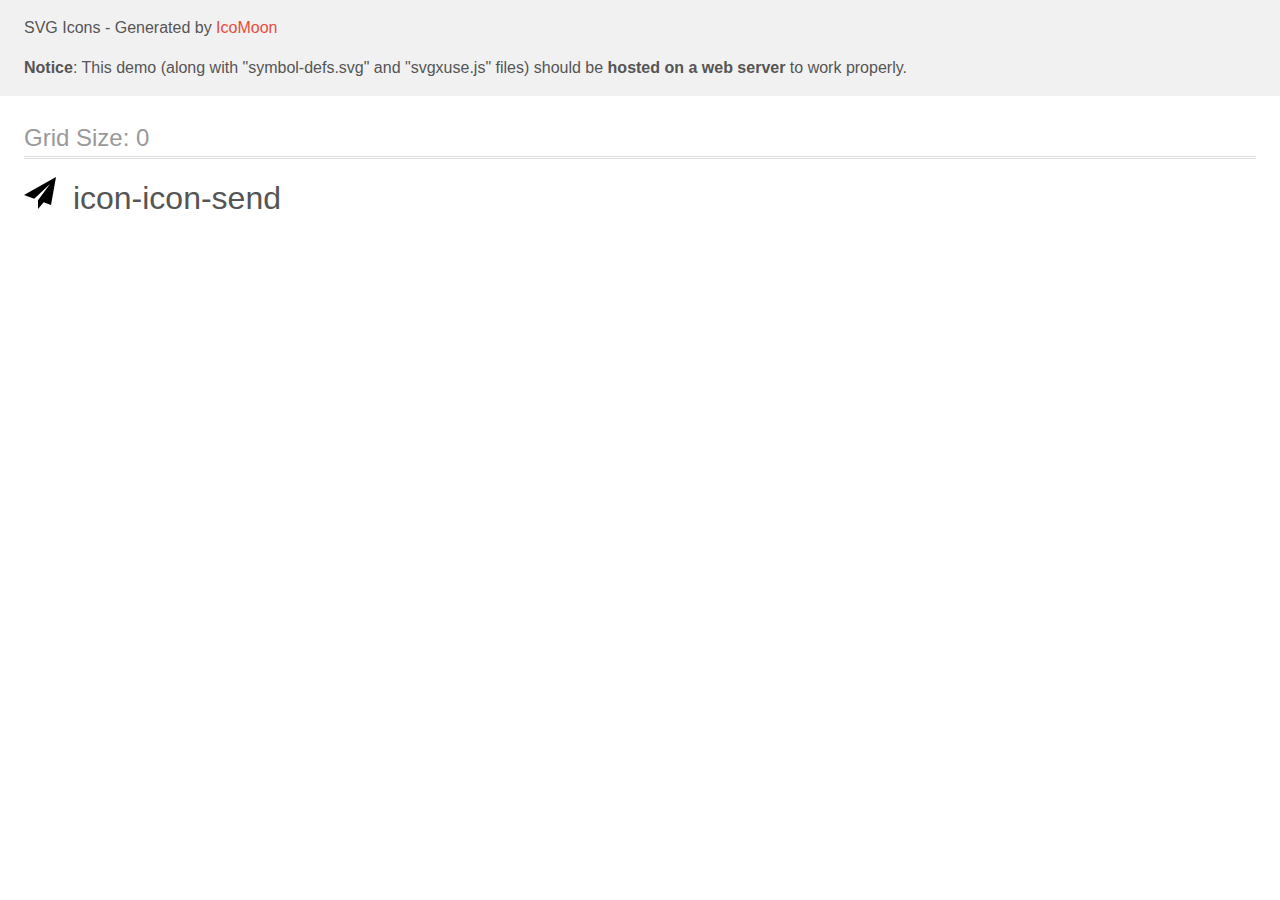
<file: images/icons-svg/icon-send/icomoon/demo-external-svg.html>
<!doctype html>
<html>
<head>
    <title>IcoMoon - SVG Icons</title>
    <meta charset="utf-8">
    <meta name="viewport" content="width=device-width, initial-scale=1">
    <link rel="stylesheet" href="demo-files/demo.css">
    <link rel="stylesheet" href="style.css">
</head>
<body>
<header class="bgc1 clearfix">
<div class="mhl">
    <p>SVG Icons - Generated by <a href="https://icomoon.io/app">IcoMoon</a></p><p><strong>Notice</strong>: This demo (along with "symbol-defs.svg" and "svgxuse.js" files) should be <b>hosted on a web server</b> to work properly.</p>
</div>
</header>
    <div class="clearfix mhl ptl">
        <h1 class="mvm mtn fgc1">Grid Size: 0</h1>
        <div class="glyph fs1">
            <div class="clearfix pbs">
                <svg class="icon icon-icon-send"><use xlink:href="symbol-defs.svg#icon-icon-send"></use></svg><span class="name"> icon-icon-send</span>
            </div>
        </div>
  </div>
<script defer src="svgxuse.js"></script>
</body>
</html>
</file>
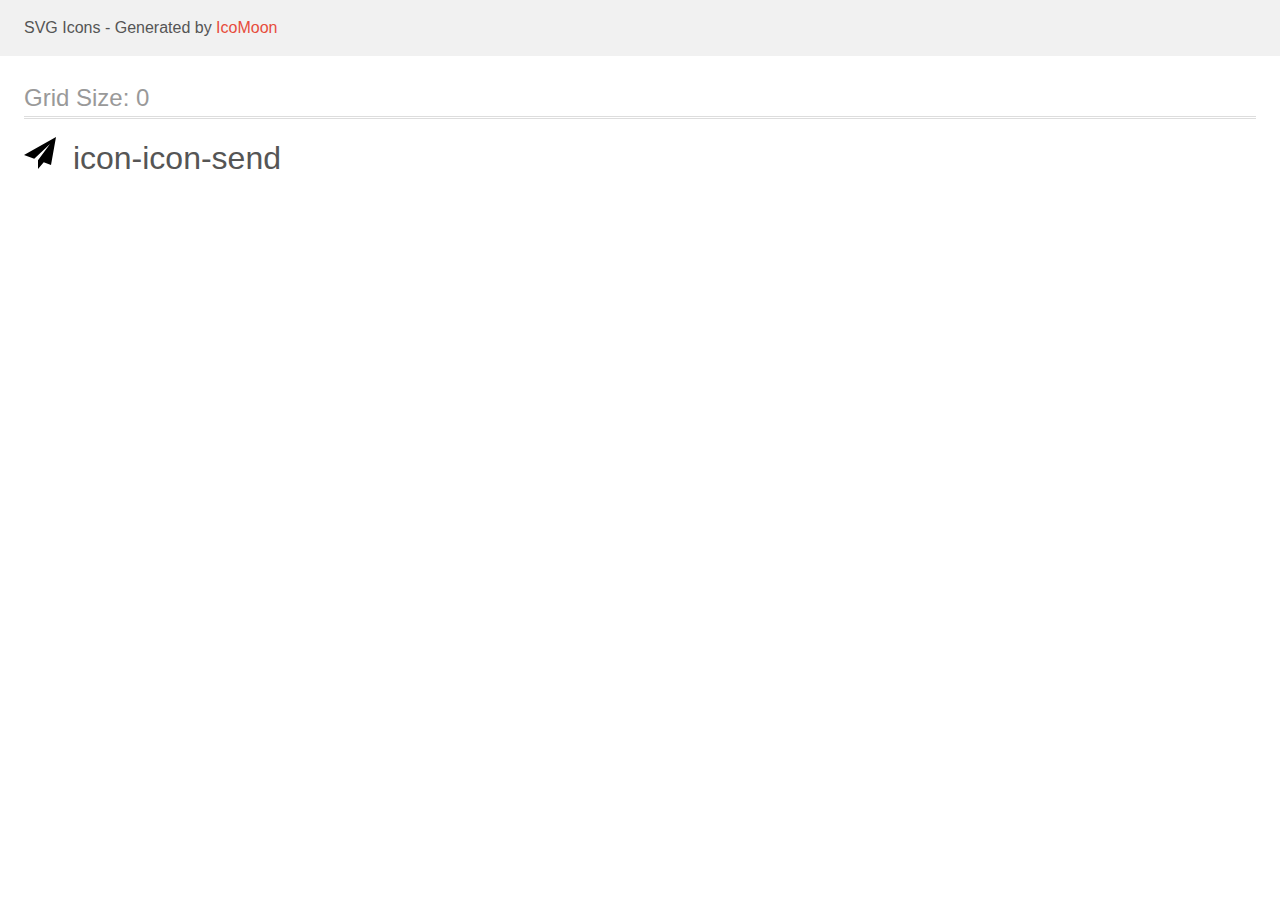
<file: images/icons-svg/icon-send/icomoon/demo.html>
<!doctype html>
<html>
<head>
    <title>IcoMoon - SVG Icons</title>
    <meta charset="utf-8">
    <meta name="viewport" content="width=device-width, initial-scale=1">
    <link rel="stylesheet" href="demo-files/demo.css">
    <link rel="stylesheet" href="style.css">
</head>
<body>
<svg aria-hidden="true" style="position: absolute; width: 0; height: 0; overflow: hidden;" version="1.1" xmlns="http://www.w3.org/2000/svg" xmlns:xlink="http://www.w3.org/1999/xlink">
<defs>
<symbol id="icon-icon-send" viewBox="0 0 32 32">
<path d="M32 0l-32 18 10.227 3.788 15.773-14.788-11.998 16.186 0.010 0.004-0.012-0.004v8.814l5.735-6.691 7.265 2.691 5-28z"></path>
</symbol>
</defs>
</svg>

<header class="bgc1 clearfix">
<div class="mhl">
    <p>SVG Icons - Generated by <a href="https://icomoon.io/app">IcoMoon</a></p>
</div>
</header>
    <div class="clearfix mhl ptl">
        <h1 class="mvm mtn fgc1">Grid Size: 0</h1>
        <div class="glyph fs1">
            <div class="clearfix pbs">
                <svg class="icon icon-icon-send"><use xlink:href="#icon-icon-send"></use></svg><span class="name"> icon-icon-send</span>
            </div>
        </div>
  </div>
<script defer src="svgxuse.js"></script>
</body>
</html>
</file>
<file: images/icons-svg/clients/icomoon/demo-files/demo.css>
body {
  padding: 0;
  margin: 0;
  font-family: sans-serif;
  font-size: 1em;
  line-height: 1.5;
  color: #555;
  background: #fff;
}
h1 {
  font-size: 1.5em;
  font-weight: normal;
  box-shadow: 0 1px #ddd, 0 2px #fff, 0 3px #ddd;
}
small {
  font-size: .66666667em;
}
a {
  color: #e74c3c;
  text-decoration: none;
}
a:hover, a:focus {
  box-shadow: 0 1px #e74c3c;
}
.bshadow0, input {
  box-shadow: inset 0 -2px #e7e7e7;
}
input:hover {
  box-shadow: inset 0 -2px #ccc;
}
input, fieldset {
  font-size: 1em;
  margin: 0;
  padding: 0;
  border: 0;
}
input {
  color: inherit;
  line-height: 1.5;
  height: 1.5em;
  padding: .25em 0;
}
input:focus {
  outline: none;
  box-shadow: inset 0 -2px #449fdb;
}
.glyph {
  font-size: 16px;
  margin-right: 1.5em;
  float: left;
  width: 6em;
}
svg {
  color: #000;
}
.liga {
  width: 80%;
  width: calc(100% - 2.5em);
}
.talign-right {
  text-align: right;
}
.talign-center {
  text-align: center;
}
.bgc1 {
  background: #f1f1f1;
}
.fgc0 {
  color: #000;
}
.fgc1 {
  color: #999;
}
p {
  margin-top: 1em;
  margin-bottom: 1em;
}
.mvm {
  margin-top: .75em;
  margin-bottom: .75em;
}
.mtn {
  margin-top: 0;
}
.mtl, .mal {
  margin-top: 1.5em;
}
.mbl, .mal {
  margin-bottom: 1.5em;
}
.mal, .mhl {
  margin-left: 1.5em;
  margin-right: 1.5em;
}
.mhmm {
  margin-left: 1em;
  margin-right: 1em;
}
.ptl {
  padding-top: 1.5em;
}
.pbs, .pvs {
  padding-bottom: .25em;
}
.pvs, .pts {
  padding-top: .25em;
}
.unit {
  float: left;
}
.unitRight {
  float: right;
}
.size1of2 {
  width: 50%;
}
.size1of1 {
  width: 100%;
}
.clearfix:before, .clearfix:after {
  content: " ";
  display: table;
}
.clearfix:after {
  clear: both;
}
.hidden-true {
  display: none;
}
.textbox0 {
  width: 3em;
  background: #f1f1f1;
  padding: .25em .5em;
  line-height: 1.5;
  height: 1.5em;
}
.fs0 {
  font-size: 16px;
}
.fs1 {
  font-size: 32px;
}
.name {
  font-size: 0.5em;
  margin-left: 1em;
}
</file>
<file: images/icons-svg/clients/icomoon/style.css>
.icon {
  display: inline-block;
  width: 1em;
  height: 1em;
  stroke-width: 0;
  stroke: currentColor;
  fill: currentColor;
}

/* ==========================================
Single-colored icons can be modified like so:
.icon-name {
  font-size: 32px;
  color: red;
}
========================================== */

.icon-brand {
  width: 1.2548828125em;
}

.icon-company {
  width: 0.953125em;
}

.icon-foster-peters {
  width: 1.8603515625em;
}

.icon-tagline {
  width: 0.76953125em;
}

.icon-tag-line {
  width: 1.9345703125em;
}

.icon-ya--co {
  width: 0.900390625em;
}
</file>
<file: images/icons-svg/icon-send/icomoon/demo-files/demo.css>
body {
  padding: 0;
  margin: 0;
  font-family: sans-serif;
  font-size: 1em;
  line-height: 1.5;
  color: #555;
  background: #fff;
}
h1 {
  font-size: 1.5em;
  font-weight: normal;
  box-shadow: 0 1px #ddd, 0 2px #fff, 0 3px #ddd;
}
small {
  font-size: .66666667em;
}
a {
  color: #e74c3c;
  text-decoration: none;
}
a:hover, a:focus {
  box-shadow: 0 1px #e74c3c;
}
.bshadow0, input {
  box-shadow: inset 0 -2px #e7e7e7;
}
input:hover {
  box-shadow: inset 0 -2px #ccc;
}
input, fieldset {
  font-size: 1em;
  margin: 0;
  padding: 0;
  border: 0;
}
input {
  color: inherit;
  line-height: 1.5;
  height: 1.5em;
  padding: .25em 0;
}
input:focus {
  outline: none;
  box-shadow: inset 0 -2px #449fdb;
}
.glyph {
  font-size: 16px;
  margin-right: 1.5em;
  float: left;
  width: 17em;
}
svg {
  color: #000;
}
.liga {
  width: 80%;
  width: calc(100% - 2.5em);
}
.talign-right {
  text-align: right;
}
.talign-center {
  text-align: center;
}
.bgc1 {
  background: #f1f1f1;
}
.fgc0 {
  color: #000;
}
.fgc1 {
  color: #999;
}
p {
  margin-top: 1em;
  margin-bottom: 1em;
}
.mvm {
  margin-top: .75em;
  margin-bottom: .75em;
}
.mtn {
  margin-top: 0;
}
.mtl, .mal {
  margin-top: 1.5em;
}
.mbl, .mal {
  margin-bottom: 1.5em;
}
.mal, .mhl {
  margin-left: 1.5em;
  margin-right: 1.5em;
}
.mhmm {
  margin-left: 1em;
  margin-right: 1em;
}
.ptl {
  padding-top: 1.5em;
}
.pbs, .pvs {
  padding-bottom: .25em;
}
.pvs, .pts {
  padding-top: .25em;
}
.unit {
  float: left;
}
.unitRight {
  float: right;
}
.size1of2 {
  width: 50%;
}
.size1of1 {
  width: 100%;
}
.clearfix:before, .clearfix:after {
  content: " ";
  display: table;
}
.clearfix:after {
  clear: both;
}
.hidden-true {
  display: none;
}
.textbox0 {
  width: 3em;
  background: #f1f1f1;
  padding: .25em .5em;
  line-height: 1.5;
  height: 1.5em;
}
.fs0 {
  font-size: 16px;
}
.fs1 {
  font-size: 32px;
}
.name {
  margin-left: .25em;
}
</file>
<file: images/icons-svg/icon-send/icomoon/style.css>
.icon {
  display: inline-block;
  width: 1em;
  height: 1em;
  stroke-width: 0;
  stroke: currentColor;
  fill: currentColor;
}

/* ==========================================
Single-colored icons can be modified like so:
.icon-name {
  font-size: 32px;
  color: red;
}
========================================== */
</file>
<file: css/styles.min.css>
:root{--color-logo: #000000;--main-text-color: #757575;--title-color: #212121;--title-second-color: #ffffff;--hover-color: #2196f3;--button-hover-color: #188ce8;--dark-bg-color: #2f303a;--second-bg-color: #f5f4fa;--nav-footer-color: rgba(255, 255, 255, 0.6);--title-font: Roboto, sans-serif;--color-button-portfolio: #f5f4fa;--container-border-color: #eeeeee;--color-social__icons: #afb1b8}html{box-sizing:border-box}*,*::before,*::after{box-sizing:inherit}.body{font-family:var(--title-font);font-style:normal;font-weight:400;font-size:14px;line-height:1.71;letter-spacing:0.03em;color:var(--main-text-color)}h1,h2,h3,h4,h5,h6,p,ul{margin:0}img{display:block;max-width:100%;height:auto}.visually__hidden{position:absolute !important;clip:rect(1px 1px 1px 1px);clip:rect(1px, 1px, 1px, 1px);padding:0 !important;border:0 !important;height:1px !important;width:1px !important;overflow:hidden}.link{text-decoration:none;color:var(--main-text-color);padding-top:15px;padding-bottom:15px;align-items:center;transition-duration:250ms;transition-timing-function:cubic-bezier(0.4, 0, 0.2, 1);transition-property:color}.link:hover,.link:focus{color:var(--hover-color)}.list{margin-top:0;margin-bottom:0;padding-left:0;list-style:none}.body-portfolio{font-family:var(--title-font);font-style:normal;font-weight:400;font-size:16px;line-height:1.88;letter-spacing:0.03em;color:var(--main-text-color)}.container{width:1200px;padding-left:15px;padding-right:15px;margin-left:auto;margin-right:auto}.button{display:block;margin:auto;min-width:200px;padding:10px 32px;font-family:inherit;cursor:pointer;font-weight:700;font-size:16px;line-height:1.88;letter-spacing:0.06em;color:var(--title-second-color);background-color:var(--hover-color);box-shadow:0px 4px 4px rgba(0,0,0,0.15);border-radius:4px;border:0px;transition-duration:250ms;transition-timing-function:cubic-bezier(0.4, 0, 0.2, 1);transition-property:background-color}.button:hover,.button:focus{background-color:var(--button-hover-color)}.menu{display:inline-flex}.menu__item{position:relative}.menu__item:not(:last-child){margin-right:50px}.menu__link{display:flex}.contacts:not(:last-child){margin-right:30px}.header__logo{margin-right:93px}.logo-web{color:var(--hover-color)}.logo{font-family:Raleway, sans-serif;font-weight:700;font-size:26px;line-height:1.19;color:var(--color-logo);text-decoration:none}.logo__clients{display:inline-flex;flex-wrap:wrap;margin-top:-30px;margin-left:-30px}.logo__clients__icon{fill:var(--color-social__icons);transition:2500ms;transition-timing-function:cubic-bezier(0.4, 0, 0.2, 1);transition-property:color;transition-duration:250ms;transition-timing-function:cubic-bezier(0.4, 0, 0.2, 1);transition-property:fill}.logotips{margin-top:30px;margin-left:30px;width:calc(100% / 12 * 2);flex-basis:calc((100% - 6 * 30px) / 6)}.footer__logo{--color-logo: var(--title-second-color)}.navigation{display:flex;align-items:center;margin-right:auto}.nav__website{padding:32px 0;color:var(--title-color)}.curent{color:var(--hover-color)}.curent::after{position:absolute;display:block;content:'';width:100%;height:4px;border-radius:2px;background-color:currentColor;transform:translateY(38px)}.modal__title{font-weight:700;font-size:20px;line-height:1.15;text-align:center;color:var(--title-color);margin-bottom:12px}.title__label{font-size:12px;line-height:14px;letter-spacing:0.01em;margin-bottom:4px}.title__list{font-weight:700;font-size:36px;line-height:1.17;text-align:center;color:var(--title-color);margin-bottom:50px}.title__heading{font-weight:700;font-size:14px;line-height:1.14;text-transform:uppercase;color:var(--title-color);margin-bottom:10px}.footer__title__heading{margin-bottom:20px;--title-color: var(--title-second-color)}.title__card{padding:20px 24px;border-left:1px solid var(--container-border-color);border-right:1px solid var(--container-border-color);border-bottom:1px solid var(--container-border-color)}.title__work{font-weight:700;font-size:18px;line-height:2;letter-spacing:0.06em;color:var(--title-color);margin-bottom:4px}.icon__mail{width:16px;height:12px;margin-right:10px;fill:currentColor}.icon__phone{width:10px;height:16px;margin-right:10px;fill:currentColor}.heading{font-weight:900;font-size:44px;line-height:1.36;text-align:center;letter-spacing:0.06em;text-transform:uppercase;color:var(--title-second-color);width:calc(100% / 12 * 7);margin-right:auto;margin-left:auto;margin-bottom:30px}.registration{display:flex;flex-direction:column}.registration__form{position:relative;display:flex;flex-direction:column;margin-bottom:10px}.input__line{width:448px;height:40px;padding-left:42px;outline:currentColor;transition-property:border-color;transition-duration:250ms;transition-timing-function:cubic-bezier(0.4, 0, 0.2, 1)}.input__line:hover+.registration__form__icon,.input__line:focus+.registration__form__icon{fill:var(--hover-color)}.registration__form__icon{position:absolute;left:12px;bottom:11px;display:inline-block;width:18px;height:18px;fill:var(--title-color);transition-property:fill;transition-duration:250ms;transition-timing-function:cubic-bezier(0.4, 0, 0.2, 1)}.textarea__window{width:448px;height:120px;padding:12px 16px;margin-bottom:20px;resize:none;outline:currentColor;transition-property:border-color;transition-duration:250ms;transition-timing-function:cubic-bezier(0.4, 0, 0.2, 1)}.input__line,.textarea__window{border:1px solid rgba(33,33,33,0.2);border-radius:4px}.input__line:hover,.input__line:focus,.textarea__window:hover,.textarea__window:focus{border-color:var(--hover-color)}.input__line::placeholder,.textarea__window::placeholder{font-size:12px;line-height:14px;letter-spacing:0.01em;color:rgba(117,117,117,0.5)}.lable__mailing{display:flex;align-items:center;justify-content:center}.checkbox{position:absolute;width:1px;height:1px;margin:-1px;border:0;padding:0;clip:rect(0 0 0 0);overflow:hidden}.checkbox:checked+.icon__check{background-color:var(--hover-color);border-color:var(--hover-color);background-image:url(../images/icons-svg/modal/icon-check.svg);background-size:contain;background-origin:border-box}.icon__check{display:inline-block;width:16px;height:15px;margin-right:7px;border:1px solid var(--title-color);border-radius:2px;transition-property:background-color, border;transition-duration:250ms;transition-timing-function:cubic-bezier(0.4, 0, 0.2, 1)}.agreement__conditions{color:var(--hover-color)}.modal__button{position:absolute;top:8px;right:8px;display:flex;justify-content:center;align-items:center;width:30px;height:30px;border-radius:50%;background-color:#ffffff;border:1px solid rgba(0,0,0,0.1);outline:currentColor}.modal__button:hover .modal__button__icon,.modal__button:focus .modal__button__icon{fill:var(--hover-color)}.modal__button__icon{width:18px;height:18px;fill:#000000;transition-property:fill;transition-duration:250ms;transition-timing-function:cubic-bezier(0.4, 0, 0.2, 1)}.registration__button{margin-top:20px}.description{display:flex;flex-wrap:wrap;margin-left:-30px;margin-top:-30px}.description__item{margin-left:30px;margin-top:30px;flex-basis:calc((100% - 4 * 30px) / 4)}.description__item::before{display:inline-block;content:'';width:270px;height:120px;margin-bottom:30px;border-radius:4px;background-color:var(--color-button-portfolio);background-repeat:no-repeat;background-position:center}.description__item:nth-child(1)::before{background-image:url(../images/icons-svg/section-features/antenna.svg)}.description__item:nth-child(2)::before{background-image:url(../images/icons-svg/section-features/clock.svg)}.description__item:nth-child(3)::before{background-image:url(../images/icons-svg/section-features/diagram.svg)}.description__item:nth-child(4)::before{background-image:url(../images/icons-svg/section-features/astronaut.svg)}.images{display:flex;flex-wrap:wrap;margin-left:-30px;margin-top:-30px}.images__item{position:relative;margin-left:30px;margin-top:30px;flex-basis:calc((100% - 3 * 30px) / 3)}.work__label{position:absolute;width:370px;height:70px;bottom:0;font-weight:700;text-transform:uppercase;padding:27px 0;text-align:center;background-color:rgba(47,48,58,0.8);color:var(--title-second-color)}.social__icons__link{display:flex;justify-content:center;align-items:center;width:44px;height:44px;border-radius:50%;background-color:var(--title-second-color);transition-duration:250ms;transition-timing-function:cubic-bezier(0.4, 0, 0.2, 1);transition-property:background-color}.social__icons__link:hover,.social__icons__link:focus{background-color:var(--hover-color)}.social__icons__link:hover .icon,.social__icons__link:focus .icon{fill:var(--title-second-color)}.social__icons__link{background-color:rgba(255,255,255,0.1)}.social__icons{display:inline-flex}.social__icons__icon{width:20px;height:20px;fill:var(--color-social__icons);transition-duration:250ms;transition-timing-function:cubic-bezier(0.4, 0, 0.2, 1);transition-property:fill}.footer__icon{fill:var(--title-second-color)}.social__icons__item:not(:last-child){margin-right:10px}.form__footer{display:inline-flex}.input__footer{width:358px;height:50px;margin-right:12px;padding-left:16px;border:1px solid rgba(255,255,255,0.3);filter:drop-shadow(0px 4px 4px rgba(0,0,0,0.15));border-radius:4px;color:var(--title-second-color);background-color:transparent;outline:currentColor}.button__footer{display:flex;align-items:center;justify-content:center;text-align:center;width:200px;height:50px;font-weight:700;font-size:16px;line-height:30px;letter-spacing:0.06em;color:var(--title-second-color);background-color:#2196f3;box-shadow:0px 4px 4px rgba(0,0,0,0.15);border-radius:4px}.send__icon{width:24px;height:24px;fill:var(--title-second-color);margin-left:10px}.adres{margin-top:20px;font-style:normal;font-size:14px;line-height:1.71}.adres__link{color:var(--title-second-color);padding:0}.button__nav{display:flex;align-items:center;justify-content:center;margin:auto;margin-bottom:50px}.button__item:not(:last-child){margin-right:8px}.list__button{min-width:73px;padding:6px 22px;font-family:inherit;cursor:pointer;font-weight:500;font-size:16px;line-height:1.63;text-align:center;color:var(--title-color);background-color:var(--color-button-portfolio);border-radius:4px;border:0px;transition-duration:250ms;transition-timing-function:cubic-bezier(0.4, 0, 0.2, 1);transition-property:background-color, color, box-shadow}.list__button:hover,.list__button:focus{background-color:var(--hover-color);color:var(--title-second-color);box-shadow:0px 3px 1px rgba(0,0,0,0.1),0px 1px 2px rgba(0,0,0,0.08),0px 2px 2px rgba(0,0,0,0.12);border-radius:4px}.box__navigation{display:flex;flex-wrap:wrap;margin-left:-30px;margin-top:-30px}.box{margin-left:30px;margin-top:30px;flex-basis:calc((100% - 3 * 30px) / 3);background-color:var(--title-second-color);box-sizing:border-box;transition-duration:250ms;transition-timing-function:cubic-bezier(0.4, 0, 0.2, 1);transition-property:box-shadow}.box:hover,.box:focus{box-shadow:0px 1px 1px rgba(0,0,0,0.12),0px 4px 4px rgba(0,0,0,0.06),1px 4px 6px rgba(0,0,0,0.16)}.box:hover .link{color:inherit}.box:hover .img__content{transform:translateY(0)}.link:focus .img__content{transform:translateY(0)}.overlay{position:relative;overflow:hidden}.img__content{position:absolute;top:0;left:0;width:100%;height:100%;background-color:rgba(33,150,243,0.9);padding:63px 24px;margin:0;font-size:18px;line-height:1.56;color:var(--title-second-color);transform:translateY(100%);transition-duration:250ms;transition-timing-function:cubic-bezier(0.4, 0, 0.2, 1);transition-property:transform, background-color, color}.header{position:relative;font-weight:500;font-size:14px;line-height:1.14;letter-spacing:0.02em;height:80px}.header::before{position:absolute;display:block;content:'';width:100%;right:0;bottom:0;border-bottom:1px solid #ececec}.header__container{display:flex;justify-content:flex-end;align-items:center}.portfolio__header{box-shadow:0px 4px 4px rgba(0,0,0,0.25)}.hero{max-width:1600px;margin-left:auto;margin-right:auto;padding-bottom:200px;padding-top:200px;background-image:linear-gradient(rgba(47,48,58,0.4), rgba(47,48,58,0.4)),url(../images/hero/img-hero.jpg)}.features,.clients,.section__portfolio{padding:94px 0}.work{padding-bottom:94px}.team{background-color:var(--second-bg-color);padding-top:94px;padding-bottom:94px}.footer{width:100%;background-color:var(--dark-bg-color);padding-top:60px;padding-bottom:60px}.footer__container{display:flex;justify-content:space-between;align-items:baseline}.footer__section{flex-basis:calc((50% - 45px) / 2)}.footer__section:last-child{flex-basis:calc(50% - 15px)}.footer__list{margin-top:9px}.footer__link:not(:last-child){margin-bottom:9px}.footer__nav{padding:0;color:rgba(255,255,255,0.6)}.backdrop{position:fixed;top:0;left:0;width:100%;height:100%;background-color:rgba(0,0,0,0.2);opacity:1;transition-property:opacity;transition-duration:250ms;transition-timing-function:cubic-bezier(0.4, 0, 0.2, 1)}.backdrop.is-hidden{opacity:0;pointer-events:none}.modal{position:absolute;top:50%;left:50%;transform:translate(-50%, -50%);min-width:528px;min-height:581px;padding:40px;background-color:var(--title-second-color);box-shadow:0px 1px 3px rgba(0,0,0,0.12),0px 1px 1px rgba(0,0,0,0.14),0px 2px 1px rgba(0,0,0,0.2);border-radius:4px}.partners__link{display:flex;justify-content:center;align-items:center;outline:currentColor;padding:0;width:170px;height:90px;border:1px solid var(--color-social__icons);border-radius:4px;background-repeat:no-repeat;background-position:center;transition-duration:250ms;transition-timing-function:cubic-bezier(0.4, 0, 0.2, 1);transition-property:border-color}.partners__link:hover,.partners__link:focus{border-color:currentColor}.partners__link:hover .icon,.partners__link:focus .icon{fill:currentColor}.team__list{display:flex;flex-wrap:wrap;margin-top:-30px;margin-left:-30px}.list__card{flex-basis:calc((100% - 4 * 30px) / 4);margin-top:30px;margin-left:30px;font-size:16px;line-height:1.88;text-align:center;background-color:var(--title-second-color);box-shadow:0px 1px 3px rgba(0,0,0,0.12),0px 1px 1px rgba(0,0,0,0.14),0px 2px 1px rgba(0,0,0,0.2);border-radius:0px 0px 4px 4px}.developer__names{padding:30px}.card__heading{margin-bottom:10px;font-weight:500;font-size:16px;line-height:1.88;color:var(--title-color)}.profession{margin-bottom:16px}
/*# sourceMappingURL=styles.min.css.map */
</file>
